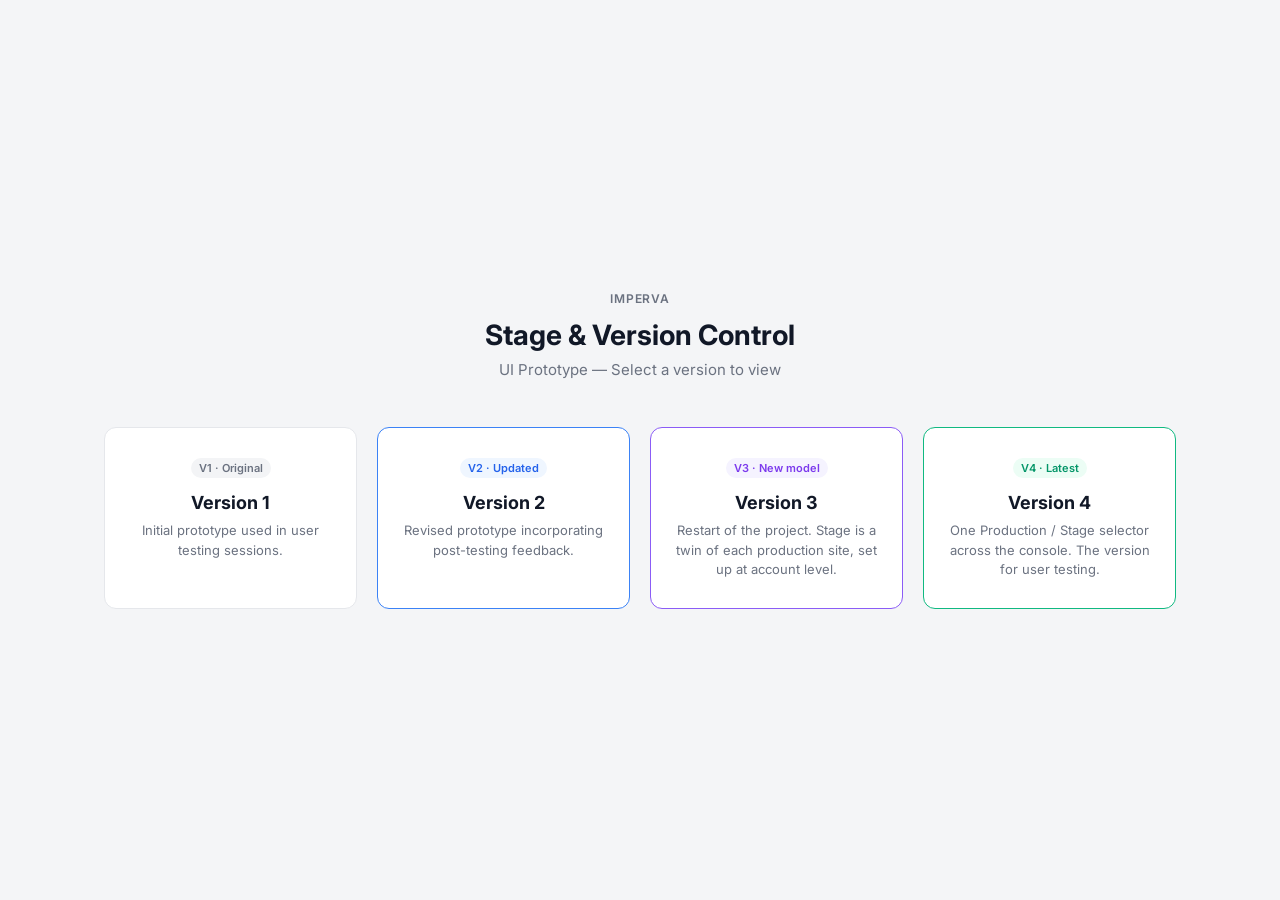
<file: index.html>
<!DOCTYPE html>
<html lang="en">
<head>
  <meta charset="UTF-8">
  <meta name="viewport" content="width=device-width, initial-scale=1.0">
  <title>Imperva Stage & Version Control – Prototype</title>
  <link href="https://fonts.googleapis.com/css2?family=Inter:wght@400;500;600;700&display=swap" rel="stylesheet">
  <style>
    * { box-sizing: border-box; margin: 0; padding: 0; }

    body {
      font-family: 'Inter', sans-serif;
      background: #f4f5f7;
      min-height: 100vh;
      display: flex;
      align-items: center;
      justify-content: center;
    }

    .container {
      text-align: center;
      max-width: 1120px;
      padding: 48px 24px;
    }

    .label {
      font-size: 12px;
      font-weight: 600;
      letter-spacing: 0.08em;
      text-transform: uppercase;
      color: #6b7280;
      margin-bottom: 12px;
    }

    h1 {
      font-size: 28px;
      font-weight: 700;
      color: #111827;
      margin-bottom: 8px;
    }

    .subtitle {
      font-size: 15px;
      color: #6b7280;
      margin-bottom: 48px;
    }

    .versions {
      display: flex;
      flex-wrap: wrap;
      gap: 20px;
      justify-content: center;
    }

    .version-card {
      flex: 1 1 220px;
      max-width: 260px;
      background: #fff;
      border: 1px solid #e5e7eb;
      border-radius: 12px;
      padding: 28px 24px;
      text-decoration: none;
      color: inherit;
      transition: box-shadow 0.15s, border-color 0.15s;
    }

    .version-card:hover {
      box-shadow: 0 4px 16px rgba(0, 0, 0, 0.08);
      border-color: #d1d5db;
    }

    .version-card.v2 {
      border-color: #3b82f6;
    }

    .version-card.v2:hover {
      border-color: #2563eb;
      box-shadow: 0 4px 16px rgba(59, 130, 246, 0.15);
    }

    .badge {
      display: inline-block;
      font-size: 11px;
      font-weight: 600;
      padding: 3px 8px;
      border-radius: 20px;
      margin-bottom: 14px;
      background: #f3f4f6;
      color: #6b7280;
    }

    .version-card.v2 .badge {
      background: #eff6ff;
      color: #2563eb;
    }

    .version-card.v3 {
      border-color: #8b5cf6;
    }

    .version-card.v3:hover {
      border-color: #7c3aed;
      box-shadow: 0 4px 16px rgba(139, 92, 246, 0.15);
    }

    .version-card.v3 .badge {
      background: #f5f3ff;
      color: #7c3aed;
    }

    .version-card.v4 {
      border-color: #10b981;
    }

    .version-card.v4:hover {
      border-color: #059669;
      box-shadow: 0 4px 16px rgba(16, 185, 129, 0.15);
    }

    .version-card.v4 .badge {
      background: #ecfdf5;
      color: #059669;
    }

    .version-title {
      font-size: 18px;
      font-weight: 700;
      color: #111827;
      margin-bottom: 8px;
    }

    .version-desc {
      font-size: 13px;
      color: #6b7280;
      line-height: 1.5;
    }
  </style>
</head>
<body>
  <div class="container">
    <div class="label">Imperva</div>
    <h1>Stage &amp; Version Control</h1>
    <p class="subtitle">UI Prototype — Select a version to view</p>

    <div class="versions">
      <a href="./v1/" class="version-card">
        <div class="badge">V1 · Original</div>
        <div class="version-title">Version 1</div>
        <p class="version-desc">Initial prototype used in user testing sessions.</p>
      </a>

      <a href="./v2/" class="version-card v2">
        <div class="badge">V2 · Updated</div>
        <div class="version-title">Version 2</div>
        <p class="version-desc">Revised prototype incorporating post-testing feedback.</p>
      </a>

      <a href="./v3/" class="version-card v3">
        <div class="badge">V3 · New model</div>
        <div class="version-title">Version 3</div>
        <p class="version-desc">Restart of the project. Stage is a twin of each production site, set up at account level.</p>
      </a>

      <a href="./v4/" class="version-card v4">
        <div class="badge">V4 · Latest</div>
        <div class="version-title">Version 4</div>
        <p class="version-desc">One Production / Stage selector across the console. The version for user testing.</p>
      </a>
    </div>
  </div>
</body>
</html>
</file>
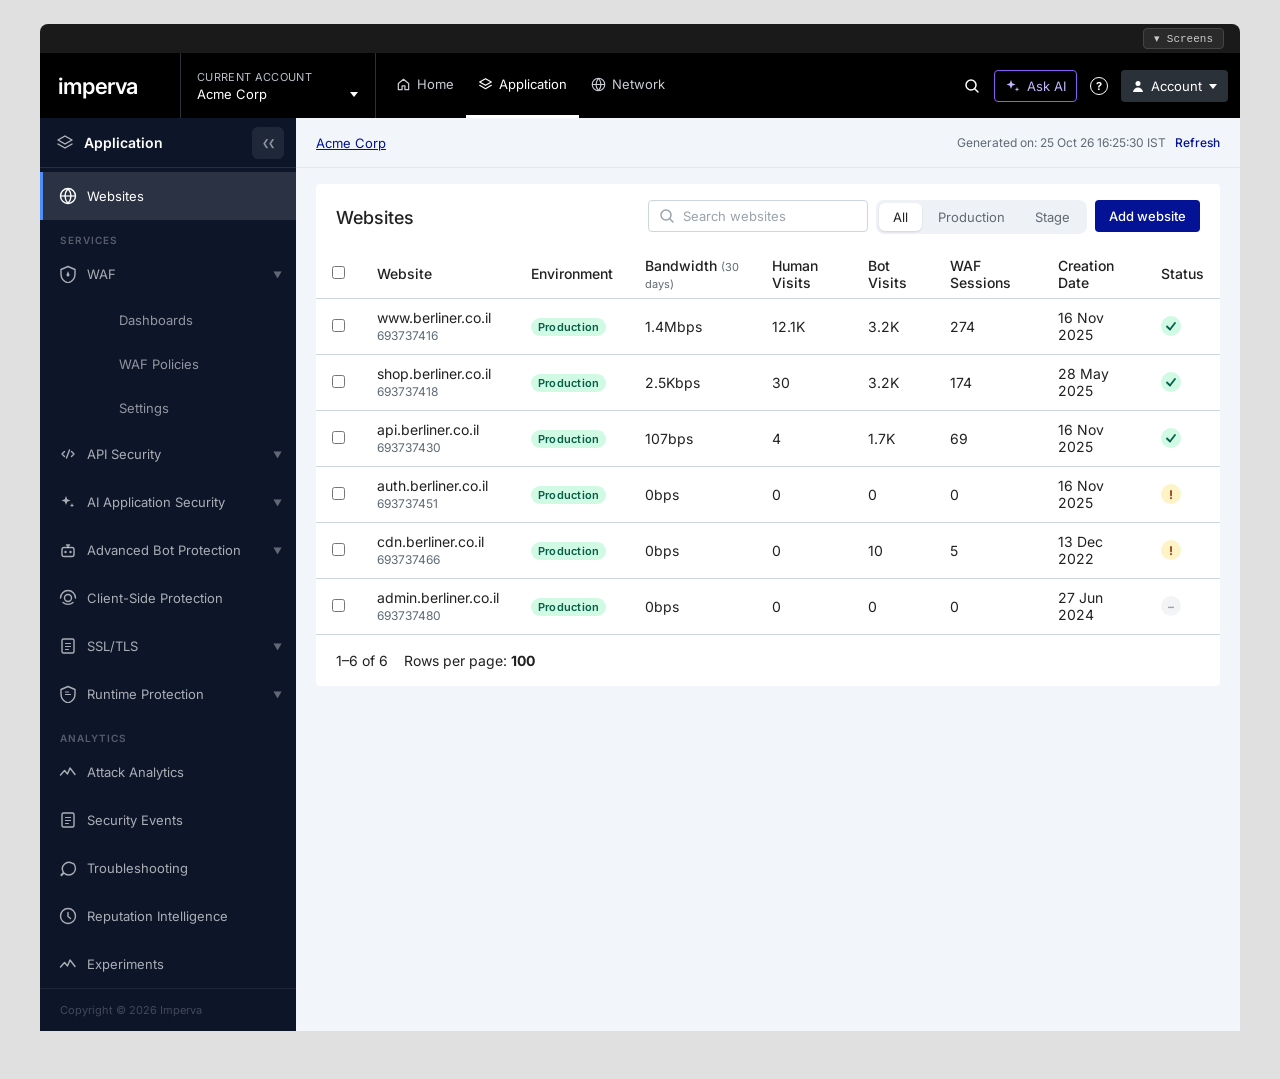
<file: v3/index.html>
<!DOCTYPE html>
<html lang="en">
<head>
  <meta charset="UTF-8" />
  <meta name="viewport" content="width=device-width, initial-scale=1.0" />
  <title>Imperva - Staging v3 Prototype</title>
  <link rel="stylesheet" href="style.css" />
</head>
<body>

<!-- ── PROTOTYPE NAV (not part of the product) ── -->
<nav class="proto-nav collapsed">
  <span>Screens:</span>
  <button data-screen="s02"     onclick="protoGo(null,'s02')">Websites</button>
  <button data-screen="s01"     onclick="protoGo(null,'s01')">Stage configuration</button>
  <button data-screen="s05_0"   onclick="protoGo(null,'s05_0')">Account · Dashboards</button>
  <button                       onclick="protoGo('berliner','s05_1')">Prod · Dashboards</button>
  <button                       onclick="protoGo('berliner','s03')">Prod · Rules</button>
  <button                       onclick="protoGo('stg-berliner','s05_1')">Stage · Dashboards</button>
  <button                       onclick="protoGo('stg-berliner','s05_1_1')">Stage · Rules</button>
  <button data-screen="s05_3"   onclick="protoGo(null,'s05_3')">Security Events</button>
  <button                       onclick="siteById('stg-berliner') ? openReview('stg-berliner') : toast('No staging site in this demo state. Use “Full demo (stage configured)”.')">Review and promote</button>
  <span>|</span>
  <button onclick="markReady()">Mark sites ready</button>
  <button id="pt-prod" class="pt-toggle" onclick="toggleProdChanged()">Production changed</button>
  <button id="pt-role" class="pt-toggle" onclick="toggleRole()">Role: admin</button>
  <button onclick="resetDemo(false)">Reset demo (stage not configured)</button>
  <button onclick="resetDemo(true)">Full demo (stage configured)</button>
  <button id="proto-collapse-btn" onclick="toggleProtoNav()">▾ Screens</button>
</nav>

<!-- Every screen gets the same shell (top nav, sidebar, breadcrumb, body) from buildShells() in app.js -->
<div id="s02"     class="screen"></div><!-- Websites (all sites, production + stage) -->
<div id="s01"     class="screen"></div><!-- Account Management → Stage configuration -->
<div id="s05_0"   class="screen"></div><!-- Account level → WAF Dashboards (site selector includes staging sites) -->
<div id="s05_1"   class="screen"></div><!-- Site → Dashboards -->
<div id="s03"     class="screen"></div><!-- Production site → Security Rules (locked) -->
<div id="s05_1_1" class="screen"></div><!-- Staging site → Security Rules -->
<div id="s05_3"   class="screen"></div><!-- Account level → Security Events (site selector) -->

<div id="modal" class="modal-overlay"></div>
<div id="notify" class="notify-stack"></div>

<script src="app.js"></script>
</body>
</html>
</file>
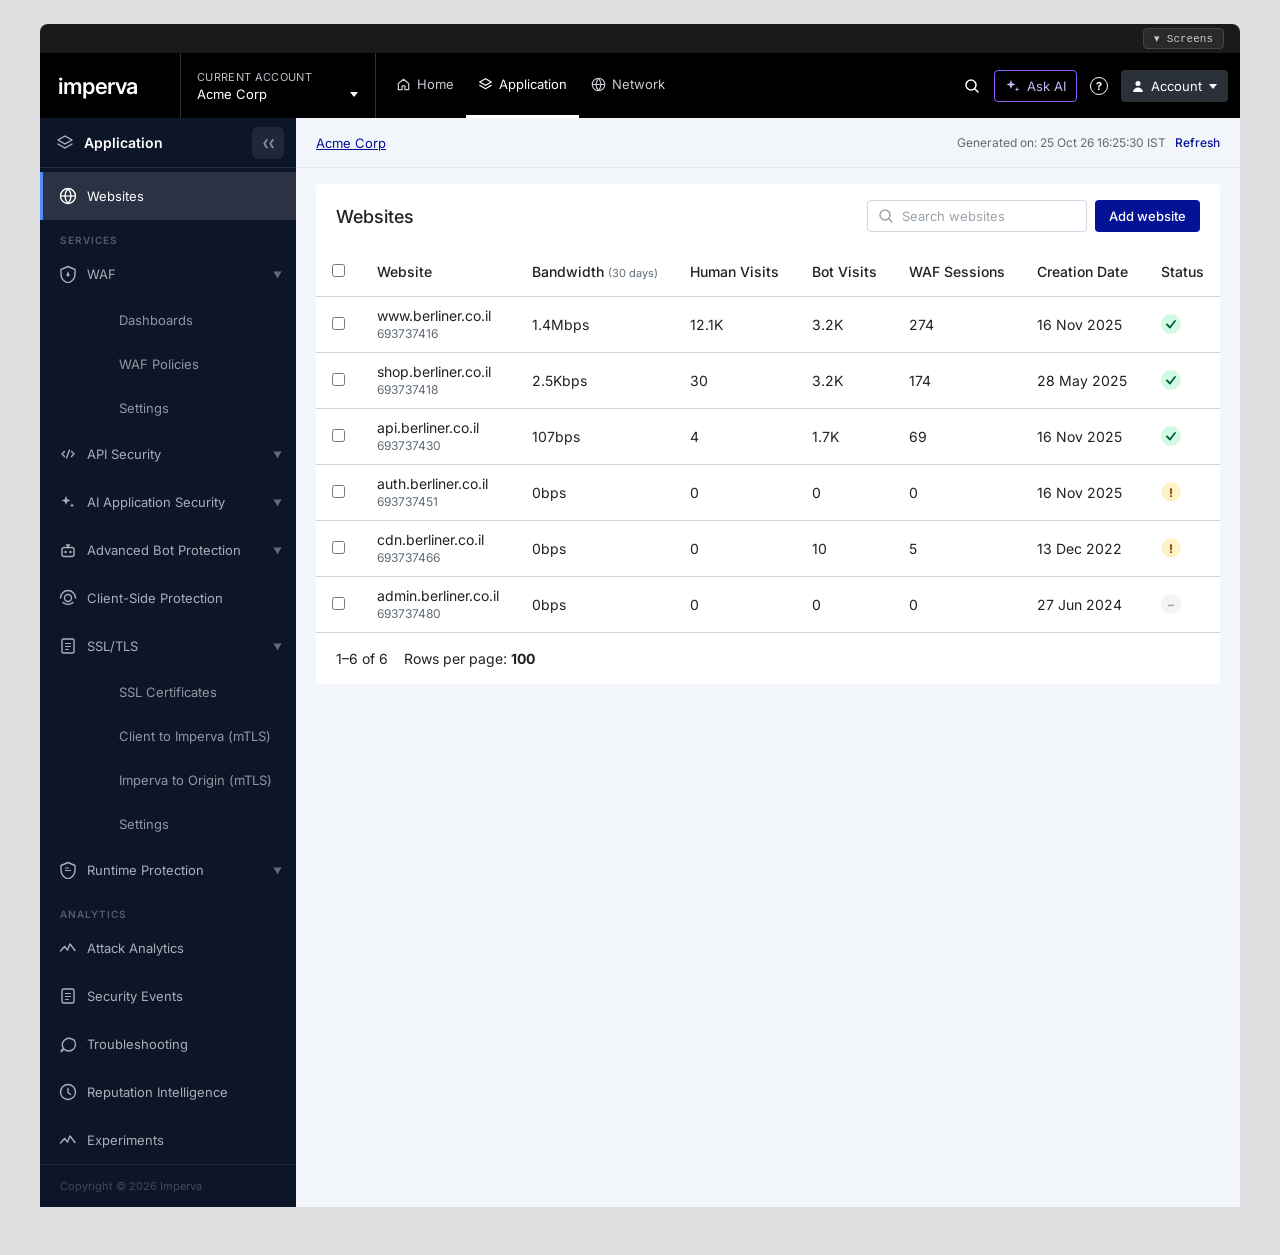
<file: v4/index.html>
<!DOCTYPE html>
<html lang="en">
<head>
  <meta charset="UTF-8" />
  <meta name="viewport" content="width=device-width, initial-scale=1.0" />
  <title>Imperva - Staging v4 Prototype</title>
  <link rel="stylesheet" href="style.css" />
</head>
<body>

<!-- ── PROTOTYPE NAV (not part of the product) ── -->
<nav class="proto-nav collapsed">
  <span>Screens:</span>
  <button data-screen="s02"     onclick="protoGo(null,'s02')">Websites</button>
  <button data-screen="s01"     onclick="protoGo(null,'s01')">Stage configuration</button>
  <button data-screen="s05_0"   onclick="protoGo(null,'s05_0')">Dashboards</button>
  <button                       onclick="protoGo('berliner','s05_1')">Prod · Dashboards</button>
  <button                       onclick="protoGo('berliner','s03')">Prod · Rules</button>
  <button                       onclick="protoGo('stg-berliner','s05_1')">Stage · Dashboards</button>
  <button                       onclick="protoGo('stg-berliner','s05_1_1')">Stage · Rules</button>
  <button data-screen="s05_3"   onclick="protoGo(null,'s05_3')">Security Events</button>
  <button data-screen="s06"     onclick="protoGo(null,'s06')">Audit Trail</button>
  <button data-screen="s07"     onclick="protoGo(null,'s07')">SSL Certificates</button>
  <button data-screen="s08"     onclick="protoGo(null,'s08')">Log Levels</button>
  <button                       onclick="siteById('stg-berliner') ? openReview('stg-berliner') : toast('No staging site in this demo state. Use “Full demo (stage configured)”.')">Review and promote</button>
  <span>|</span>
  <button id="pt-env" class="pt-toggle" onclick="protoToggleEnv()">Env: Production</button>
  <button onclick="markReady()">Mark sites ready</button>
  <button id="pt-prod" class="pt-toggle" onclick="toggleProdChanged()">Production changed</button>
  <button id="pt-role" class="pt-toggle" onclick="toggleRole()">Role: admin</button>
  <button onclick="resetDemo(false)">Reset demo (stage not configured)</button>
  <button onclick="resetDemo(true)">Full demo (stage configured)</button>
  <button id="proto-collapse-btn" onclick="toggleProtoNav()">▾ Screens</button>
</nav>

<!-- Every screen gets the same shell (top nav, sidebar, breadcrumb, body) from buildShells() in app.js -->
<div id="s02"     class="screen"></div><!-- Websites (sites in the selected environment) -->
<div id="s01"     class="screen"></div><!-- Account Management → Stage configuration -->
<div id="s05_0"   class="screen"></div><!-- Account level → WAF Dashboards (sites in the selected environment) -->
<div id="s05_1"   class="screen"></div><!-- Site → Dashboards -->
<div id="s03"     class="screen"></div><!-- Production site → Security Rules (locked) -->
<div id="s05_1_1" class="screen"></div><!-- Staging site → Security Rules -->
<div id="s05_3"   class="screen"></div><!-- Account level → Security Events (sites in the selected environment) -->
<div id="s06"     class="screen"></div><!-- Account Management → Audit Trail (actions in the selected environment) -->
<div id="s07"     class="screen"></div><!-- Application → SSL/TLS → SSL Certificates (mixed: all sites, env selector locked) -->
<div id="s08"     class="screen"></div><!-- Account Management → SIEM Logs → Website Log Levels (mixed: all sites, env selector locked) -->

<div id="modal" class="modal-overlay"></div>
<div id="notify" class="notify-stack"></div>

<script src="app.js"></script>
</body>
</html>
</file>
<file: v3/style.css>
@import url('https://fonts.googleapis.com/css2?family=Inter:wght@400;500;600&display=swap');

/* ─── RESET & BASE ─────────────────────────────── */
*, *::before, *::after { box-sizing: border-box; margin: 0; padding: 0; }

body {
  font-family: 'Inter', sans-serif;
  background: #e0e0e0;
  min-height: 100vh;
  display: flex;
  flex-direction: column;
  align-items: center;
  padding: 24px 0 48px;
}

/* ─── PROTOTYPE SHELL ───────────────────────────── */
.proto-nav {
  width: 1200px;
  background: #1a1a1a;
  border-radius: 8px 8px 0 0;
  padding: 8px 16px;
  display: flex;
  align-items: center;
  gap: 8px;
  flex-wrap: wrap;
}
.proto-nav span { color: #888; font-size: 11px; font-family: monospace; }
.proto-nav button {
  background: #2a2a2a;
  border: 1px solid #444;
  color: #ccc;
  font-size: 11px;
  font-family: monospace;
  padding: 3px 10px;
  border-radius: 4px;
  cursor: pointer;
  transition: background 0.15s;
}
.proto-nav button:hover { background: #3a3a3a; }
.proto-nav button.active { background: #041295; border-color: #041295; color: #fff; }
.proto-nav.collapsed { padding: 4px 16px; gap: 0; }
.proto-nav.collapsed button:not(#proto-collapse-btn) { display: none; }
.proto-nav.collapsed span { display: none; }
#proto-collapse-btn { margin-left: auto; }

/* ─── SCREEN WRAPPER ────────────────────────────── */
.screen {
  width: 1200px;
  background: #F2F6FB;
  display: none;
  position: relative;
  overflow: hidden;
}
.screen.active { display: block; }

/* ─── TOP NAV ───────────────────────────────────── */
.top-nav {
  width: 1200px;
  height: 65px;
  display: flex;
  align-items: center;
  padding: 0 20px;
  flex-shrink: 0;
}
.top-nav.black  { background: #000; }
.top-nav.dark   { background: #212121; }

.nav-logo {
  display: flex;
  align-items: center;
  gap: 0;
}
.nav-logo svg { height: 22px; fill: #f5f5f5; }

.nav-divider {
  width: 1px;
  height: 29px;
  background: #43494F;
  margin: 0 14px;
}
.nav-divider-light {
  width: 1px;
  height: 29px;
  background: #808B95;
  margin: 0 12px;
}

.nav-version-badge {
  display: flex;
  flex-direction: column;
  line-height: 1.3;
}
.nav-version-badge .version-id { font-size: 12px; font-weight: 600; color: #fff; }
.nav-version-badge .version-stage { font-size: 12px; font-weight: 600; color: #fff; opacity: 0.85; }

.nav-kebob {
  width: 32px; height: 32px;
  border: 1px solid #CBD6E0;
  border-radius: 4px;
  display: flex; align-items: center; justify-content: center;
  cursor: pointer; margin-left: 8px;
  position: relative;
  background: transparent;
}
.nav-kebob span { display: block; width: 4px; height: 4px; background: #285AE6; border-radius: 50%; margin: 2px 0; }

.nav-spacer { flex: 1; }

.nav-items {
  display: flex;
  align-items: center;
  gap: 24px;
  margin-right: 8px;
}
.nav-item {
  font-size: 14px; font-weight: 600; color: #fff;
  display: flex; align-items: center; gap: 6px;
  cursor: pointer;
}
.nav-item.orange { color: #E67E22; }

.nav-account {
  display: flex;
  align-items: center;
  gap: 16px;
}
.nav-account-btn {
  display: flex; align-items: center; gap: 6px;
  background: rgba(255,255,255,0.08);
  border: 1px solid rgba(255,255,255,0.15);
  border-radius: 8px;
  padding: 6px 12px;
  cursor: pointer;
}
.nav-account-btn span { font-size: 14px; font-weight: 600; color: #fff; }
.nav-account-btn .caret { font-size: 10px; color: #fff; margin-left: 2px; }

.nav-admin-btn {
  display: flex; align-items: center; gap: 6px;
  cursor: pointer;
}
.nav-admin-btn span { font-size: 14px; font-weight: 600; color: #E67E22; }
.nav-admin-btn .caret { font-size: 10px; color: #E67E22; }

/* Dropdown menu */
.nav-dropdown {
  position: absolute;
  top: 100%;
  left: 0;
  background: #fff;
  border: 1px solid #CBD6E0;
  border-radius: 4px;
  width: 260px;
  z-index: 100;
  box-shadow: 0 4px 12px rgba(0,0,0,0.1);
}
.nav-dropdown .dd-header {
  padding: 8px 12px 4px;
  font-size: 12px; color: #606A73;
}
.nav-dropdown .dd-item {
  padding: 9px 12px;
  font-size: 14px; color: #212121;
  cursor: pointer;
  display: flex; align-items: center; gap: 8px;
  letter-spacing: 0.25px;
}
.nav-dropdown .dd-item:hover { background: #F2F6FB; }
.nav-dropdown .dd-item.selected { background: #F2F6FB; }
.nav-dropdown .dd-item .dd-check { color: #606A73; font-size: 12px; }

/* ─── PAGE LAYOUT ───────────────────────────────── */
.page-body {
  display: flex;
  height: calc(100% - 65px);
}

/* ─── LEFT SIDEBAR ──────────────────────────────── */
.sidebar {
  width: 256px;
  min-height: 735px;
  background: #0D1629;
  flex-shrink: 0;
  padding: 0;
  display: flex;
  flex-direction: column;
  overflow: visible;
  position: relative;
  z-index: 10;
}

/* Header row */
.sidebar-header {
  display: flex;
  align-items: center;
  gap: 8px;
  padding: 0 12px 0 16px;
  height: 50px;
  border-bottom: 1px solid rgba(255,255,255,0.1);
  flex-shrink: 0;
}
.sidebar-header-icon {
  width: 20px; height: 20px; flex-shrink: 0;
  display: flex; align-items: center; color: rgba(255,255,255,0.7);
}
.sidebar-header-title {
  font-size: 14px; font-weight: 600; color: #fff; flex: 1;
}
.sidebar-collapse-btn {
  width: 32px; height: 32px; flex-shrink: 0;
  background: rgba(255,255,255,0.08); border: none; border-radius: 6px;
  color: rgba(255,255,255,0.5); font-size: 9px; cursor: pointer;
  display: flex; align-items: center; justify-content: center;
  letter-spacing: -2px;
}
.sidebar-collapse-btn:hover { background: rgba(255,255,255,0.14); }

/* Nav list */
.sidebar-nav {
  display: flex;
  flex-direction: column;
  flex: 1;
  overflow-y: auto;
  padding-top: 4px;
}

/* Section labels (SERVICES, ANALYTICS) */
.sidebar-section-label {
  font-size: 10px; font-weight: 600; letter-spacing: 0.1em;
  text-transform: uppercase; color: rgba(255,255,255,0.3);
  padding: 14px 20px 4px;
}

/* Nav items */
.sidebar-nav-item {
  display: flex;
  align-items: center;
  gap: 10px;
  padding: 0 14px 0 16px;
  height: 48px;
  font-size: 13px;
  font-family: 'Inter', sans-serif;
  color: rgba(255,255,255,0.65);
  cursor: pointer;
  border-left: 3px solid transparent;
  transition: background 0.12s, color 0.12s;
  user-select: none;
  position: relative;
}
.sidebar-nav-item:hover {
  background: rgba(255,255,255,0.07);
  color: rgba(255,255,255,0.9);
}
.sidebar-nav-item.active {
  background: rgba(255,255,255,0.12);
  color: #fff;
  border-left-color: #4F8EF7;
}
.sidebar-nav-item.sub-item {
  height: 44px;
  padding-left: 48px;
  font-size: 13px;
  color: rgba(255,255,255,0.55);
}
.sidebar-nav-item.sub-item.active {
  color: #fff;
  background: rgba(255,255,255,0.12);
  border-left-color: #4F8EF7;
}
.sidebar-nav-item.disabled {
  color: rgba(255,255,255,0.3);
  cursor: not-allowed;
}
.sidebar-nav-item.disabled:hover {
  background: transparent;
  color: rgba(255,255,255,0.3);
}
.sidebar-nav-item.disabled::after {
  content: "This feature is disabled in stage";
  position: absolute;
  left: calc(100% + 8px);
  top: 50%;
  transform: translateY(-50%);
  background: #1E2D45;
  color: rgba(255,255,255,0.9);
  font-size: 11px;
  font-weight: 400;
  padding: 6px 10px;
  border-radius: 5px;
  white-space: nowrap;
  pointer-events: none;
  opacity: 0;
  transition: opacity 0.15s;
  z-index: 200;
  box-shadow: 0 2px 12px rgba(0,0,0,0.4);
  border: 1px solid rgba(255,255,255,0.1);
}
.sidebar-nav-item.disabled:hover::after { opacity: 1; }

.sidebar-nav-icon {
  width: 18px; height: 18px; flex-shrink: 0;
  display: flex; align-items: center; justify-content: center;
}
.sidebar-nav-label { flex: 1; }
.sidebar-chevron {
  font-size: 9px;
  color: rgba(255,255,255,0.35);
  margin-left: auto;
  flex-shrink: 0;
}

/* Footer */
.sidebar-footer {
  padding: 14px 20px;
  font-size: 11px;
  color: rgba(255,255,255,0.22);
  border-top: 1px solid rgba(255,255,255,0.07);
  flex-shrink: 0;
}

/* ─── PAGE CONTENT ──────────────────────────────── */
.page-content {
  flex: 1;
  min-height: 735px;
  background: #F2F6FB;
  display: flex;
  flex-direction: column;
}

.right-panel {
  width: 256px;
  min-height: 735px;
  background: #fff;
  border-left: 1px solid #CBD6E0;
  flex-shrink: 0;
}

/* ─── BREADCRUMB + PAGE HEADER ──────────────────── */
.breadcrumb-bar {
  height: 50px;
  background: #F2F6FB;
  border-bottom: 1px solid #CBD6E0;
  display: flex;
  align-items: center;
  padding: 0 20px;
  gap: 4px;
}
.breadcrumb-bar a { font-size: 12px; color: #041295; text-decoration: none; }
.breadcrumb-bar .sep { font-size: 14px; color: #212121; letter-spacing: 0.16px; }
.breadcrumb-bar .current { font-size: 12px; color: #212121; }
.breadcrumb-bar .timestamp { margin-left: auto; font-size: 12px; color: #606A73; }

.page-header {
  padding: 16px 20px;
  background: #F2F6FB;
  display: flex;
  align-items: flex-start;
  gap: 12px;
}
.page-header-left { flex: 1; }
.page-header .back-btn {
  display: inline-flex; align-items: center; gap: 6px;
  font-size: 14px; font-weight: 500; color: #041295;
  background: none; border: none; cursor: pointer;
  margin-bottom: 8px; padding: 0;
}
.page-title { font-size: 20px; font-weight: 500; color: #212121; margin-bottom: 4px; }
.page-desc { font-size: 12px; color: #606A73; }
.learn-more { font-size: 12px; color: #041295; letter-spacing: 0.4px; text-decoration: none; }
.page-header-actions { display: flex; gap: 8px; align-items: center; margin-top: 8px; }

/* ─── BUTTONS ───────────────────────────────────── */
.btn {
  display: inline-flex; align-items: center; gap: 6px;
  border: none; cursor: pointer;
  font-family: 'Inter', sans-serif; font-size: 14px; font-weight: 500;
  border-radius: 4px; transition: opacity 0.15s;
}
.btn:hover { opacity: 0.88; }

.btn-primary { background: #041295; color: #fff; padding: 9px 20px; height: 40px; }
.btn-primary-sm { background: #041295; color: #fff; width: 32px; height: 32px; justify-content: center; padding: 0; }
.btn-secondary { background: #fff; color: #041295; border: 1px solid #CBD6E0; padding: 9px 20px; height: 40px; }
.btn-ghost { background: transparent; color: #606A73; border: 1px solid #CBD6E0; padding: 6px 12px; height: 32px; }
.btn-ghost-sm { background: transparent; border: 1px solid #CBD6E0; width: 32px; height: 32px; justify-content: center; padding: 0; }
.btn-disabled { background: #808B95; color: #fff; padding: 6px 16px; height: 32px; cursor: not-allowed; }
.btn-danger { background: #DC2626; color: #fff; border: 1px solid #DC2626; padding: 9px 20px; height: 40px; }
.btn-link { background: none; border: none; color: #041295; font-size: 14px; font-weight: 500; padding: 9px 20px; height: 40px; cursor: pointer; }

/* ─── CARD ───────────────────────────────────────── */
.card {
  background: #fff;
  border-radius: 4px;
  border: 1px solid #CBD6E0;
  margin: 16px 20px;
}
.card-header {
  padding: 20px 24px 16px;
  border-bottom: 1px solid #CBD6E0;
  display: flex; align-items: flex-start;
}
.card-header-text { flex: 1; }
.card-title { font-size: 18px; font-weight: 500; color: #212121; }
.card-subtitle { font-size: 12px; color: #606A73; margin-top: 2px; }
.card-close { color: #606A73; font-size: 18px; cursor: pointer; }

.card-section {
  padding: 20px 24px;
  border-bottom: 1px solid #CBD6E0;
}
.card-section:last-child { border-bottom: none; }
.section-title {
  font-size: 14px; font-weight: 600; color: #212121;
  display: flex; align-items: center; gap: 6px;
  margin-bottom: 12px;
}
.section-subtitle { font-size: 12px; color: #606A73; margin-bottom: 12px; }

/* ─── FORM ELEMENTS ─────────────────────────────── */
.form-row { display: flex; gap: 16px; align-items: flex-start; margin-bottom: 12px; }
.form-field { display: flex; flex-direction: column; gap: 4px; }
.form-label { font-size: 12px; color: #212121; }
.form-label .req { color: #DF2427; }
.form-input {
  width: 228px; height: 40px;
  border: 1px solid #808B95; border-radius: 4px;
  padding: 0 12px;
  font-size: 14px; color: #212121;
  font-family: 'Inter', sans-serif;
}
.form-hint { font-size: 12px; color: #606A73; }
.form-link { font-size: 12px; color: #041295; cursor: pointer; }

.checkbox-row {
  display: flex; align-items: center; gap: 8px; margin-bottom: 8px;
}
.checkbox-row input[type=checkbox] { width: 16px; height: 16px; accent-color: #041295; }
.checkbox-row label { font-size: 14px; color: #212121; }

.radio-group { display: flex; flex-direction: column; gap: 8px; }
.radio-option {
  display: flex; align-items: flex-start; gap: 12px;
  padding: 14px 16px;
  border: 1px solid #CBD6E0; border-radius: 8px;
  cursor: pointer;
}
.radio-option.selected { border: 2px solid #041295; }
.radio-option input[type=radio] { margin-top: 2px; accent-color: #041295; }
.radio-label { font-size: 14px; color: #212121; }
.radio-sublabel { font-size: 14px; color: #606A73; letter-spacing: 0.25px; margin-top: 2px; }

/* ─── TABLE ──────────────────────────────────────── */
.table-container {
  background: #fff;
  border-radius: 4px;
  margin: 16px 20px;
  overflow: visible;
}
.table-toolbar {
  padding: 16px 20px;
  display: flex; align-items: center; gap: 8px;
}
.table-title { font-size: 18px; font-weight: 500; color: #212121; }
.table-caption { font-size: 12px; color: #606A73; margin-bottom: 12px; padding: 0 20px; }
.table-actions { display: flex; gap: 8px; }
.table-bulk-bar {
  background: #041295;
  padding: 12px 20px;
  display: flex; align-items: center; gap: 12px;
}
.table-bulk-bar span { font-size: 14px; color: #fff; letter-spacing: 0.25px; }

table { width: 100%; border-collapse: collapse; }
thead tr { border-bottom: 1px solid #CBD6E0; }
thead th {
  height: 48px; padding: 0 16px;
  text-align: left;
  font-size: 14px; font-weight: 500; color: #212121;
}
thead th .th-bar {
  width: 80%; height: 8px;
  background: #606A73; border-radius: 24px; display: block;
}
tbody tr { border-bottom: 1px solid #CBD6E0; }
tbody tr:last-child { border-bottom: none; }
tbody td {
  height: 48px; padding: 0 16px;
  font-size: 14px; color: #212121;
}
tbody td .td-bar {
  width: 75%; height: 8px;
  background: #D9DFE4; border-radius: 24px; display: block;
}
tbody td .td-real { font-size: 14px; color: #212121; }
tbody td .td-sub { font-size: 12px; color: #606A73; }

.table-pagination {
  height: 52px;
  border-top: 1px solid #CBD6E0;
  display: flex; align-items: center;
  padding: 0 20px; gap: 16px;
}
.table-pagination span { font-size: 14px; color: #212121; }
.table-pagination .page-nums { display: flex; gap: 4px; margin-left: auto; }
.table-pagination .page-nums span {
  width: 28px; height: 28px;
  display: inline-flex; align-items: center; justify-content: center;
  border-radius: 4px; cursor: pointer; font-size: 14px; color: #161616;
}
.table-pagination .page-nums span.current-page { background: #F2F6FB; }

/* ─── TOOLTIP ────────────────────────────────────── */
.tooltip-wrap { position: relative; display: inline-block; }
.tooltip-box {
  position: absolute;
  left: calc(100% + 12px);
  top: 50%;
  transform: translateY(-50%);
  background: #212121;
  color: #fff;
  border-radius: 4px;
  padding: 10px 14px;
  width: 250px;
  font-size: 14px;
  pointer-events: none;
  z-index: 50;
}
.tooltip-box::before {
  content: '';
  position: absolute;
  left: -8px; top: 50%;
  transform: translateY(-50%);
  border: 8px solid transparent;
  border-right-color: #212121;
  border-left: 0;
}
.tooltip-box .tt-link { color: #7DA8FF; font-weight: 500; font-size: 14px; }

/* ─── CLICKABLE TABLE ROW ────────────────────────── */
tr.row-clickable { cursor: pointer; }
tr.row-clickable:hover { background: #F2F6FB !important; }

/* ─── SIDEBAR BAR TOOLTIP ────────────────────────── */
.sidebar-bar.has-tooltip { cursor: not-allowed; position: relative; }
.sidebar-bar.has-tooltip::after {
  content: attr(data-tooltip);
  position: absolute;
  left: calc(100% + 12px);
  top: 50%;
  transform: translateY(-50%);
  background: #212121;
  color: #fff;
  font-size: 12px;
  font-family: 'Inter', sans-serif;
  white-space: nowrap;
  padding: 6px 10px;
  border-radius: 4px;
  pointer-events: none;
  opacity: 0;
  transition: opacity 0.15s;
  z-index: 200;
}
.sidebar-bar.has-tooltip::before {
  content: '';
  position: absolute;
  left: calc(100% + 4px);
  top: 50%;
  transform: translateY(-50%);
  border: 4px solid transparent;
  border-right-color: #212121;
  opacity: 0;
  transition: opacity 0.15s;
  z-index: 200;
}
.sidebar-bar.has-tooltip:hover::after,
.sidebar-bar.has-tooltip:hover::before { opacity: 1; }

/* ─── STAGED BADGE (A6) ──────────────────────────── */
.staged-badge {
  display: inline-block;
  padding: 1px 7px;
  border-radius: 10px;
  font-size: 11px; font-weight: 600;
  background: #E0E7FF; color: #4338CA;
  margin-left: 6px; vertical-align: middle;
}

/* ─── SCREEN 05 PAGE CONTENT ─────────────────────── */
.page-content-inner {
  padding: 20px;
  flex: 1;
}
.page-content-title {
  font-size: 18px; font-weight: 500; color: #000;
  margin-bottom: 16px;
}
.content-placeholder {
  background: #fff;
  border-radius: 4px;
  border: 1px solid #CBD6E0;
  height: 500px;
  display: flex; align-items: center; justify-content: center;
}
.stats-grid {
  display: grid; grid-template-columns: repeat(3, 1fr); gap: 16px;
  margin-bottom: 20px;
}
.stat-card {
  background: #fff;
  border-radius: 4px;
  border: 1px solid #CBD6E0;
  padding: 20px;
}
.stat-label { font-size: 14px; font-weight: 600; color: #212121; margin-bottom: 4px; }
.stat-value { font-size: 24px; font-weight: 600; color: #041295; }
.stat-sub { font-size: 12px; color: #606A73; margin-top: 4px; }

/* ─── DIFF OVERLAY ───────────────────────────────── */
.diff-overlay {
  display: none;
  flex-direction: column;
  background: #fff;
}
.screen.active.diff-overlay { display: flex; height: 860px; overflow: hidden; }
.diff-badge {
  display: inline-flex; align-items: center; gap: 6px;
  padding: 4px 10px; border-radius: 12px;
  font-size: 12px; font-weight: 600;
}
.diff-badge.prod { background: #1a3a1a; color: #4ADE80; }
.diff-badge.stage { background: #041295; color: #93C5FD; }
.diff-arrow { color: #808B95; font-size: 16px; }

.diff-body {
  display: flex;
  flex: 1;
  min-height: 0;
  overflow: hidden;
}

.diff-main {
  flex: 1;
  background: #F2F6FB;
  overflow-y: auto;
  height: 100%;
  padding: 20px;
}

.diff-change-count {
  font-size: 12px; color: #606A73;
  background: #F2F6FB;
  padding: 2px 8px; border-radius: 10px;
}

/* ─── VERSION HISTORY ────────────────────────────── */
.vh-row-actions {
  display: flex; gap: 6px; align-items: center; position: relative; z-index: 10;
}
.nav-dropdown.row-menu { z-index: 300; }
.version-tag {
  display: inline-block;
  padding: 2px 8px;
  border-radius: 12px;
  font-size: 11px; font-weight: 600;
}
.version-tag.current { background: #DBEAFE; color: #1D4ED8; }
.version-tag.staged { background: #E0E7FF; color: #4338CA; }
.version-tag.prod { background: #D1FAE5; color: #065F46; }

/* ─── PROMOTE MODAL ──────────────────────────────── */
.changes-summary {
  background: #fff;
  border-radius: 4px;
  border: 1px solid #CBD6E0;
  margin: 16px 20px;
  overflow: hidden;
}
.changes-summary-header {
  padding: 16px 20px;
  background: #F8F9FB;
  border-bottom: 1px solid #CBD6E0;
  display: flex; align-items: center; gap: 12px;
}
.pending-count {
  background: #041295;
  color: #fff;
  font-size: 12px; font-weight: 600;
  padding: 3px 10px; border-radius: 12px;
}

/* ─── RULES PAGE (05.1.1) ────────────────────────── */
.rules-page {
  background: #F2F6FB;
  flex: 1;
  display: flex;
  flex-direction: column;
}

.rules-tabs {
  display: flex;
  border-bottom: 2px solid #CBD6E0;
  background: #fff;
  padding: 0 20px;
  width: 100%;
}
.rules-tab {
  background: none;
  border: none;
  border-bottom: 2px solid transparent;
  margin-bottom: -2px;
  padding: 14px 16px;
  font-size: 13px;
  font-weight: 500;
  color: #606A73;
  cursor: pointer;
  white-space: nowrap;
  font-family: 'Inter', sans-serif;
  transition: color 0.15s, border-color 0.15s;
}
.rules-tab:hover { color: #212121; }
.rules-tab.active {
  color: #041295;
  border-bottom-color: #041295;
  font-weight: 600;
}

.rules-toolbar {
  display: flex;
  align-items: center;
  justify-content: flex-end;
  padding: 12px 20px;
  gap: 8px;
  background: #fff;
  border-bottom: 1px solid #CBD6E0;
}
.rules-filter {
  display: flex;
  align-items: center;
  gap: 8px;
  border: 1px solid #CBD6E0;
  border-radius: 4px;
  padding: 0 10px;
  height: 36px;
  background: #fff;
}
.rules-filter input {
  border: none;
  outline: none;
  font-size: 13px;
  color: #212121;
  font-family: 'Inter', sans-serif;
  width: 180px;
  background: transparent;
}
.rules-filter input::placeholder { color: #808B95; }
.rules-icon-btn {
  width: 36px; height: 36px;
  border: 1px solid #CBD6E0;
  border-radius: 4px;
  background: #fff;
  display: flex; align-items: center; justify-content: center;
  cursor: pointer;
}
.rules-icon-btn:hover { background: #F2F6FB; }

.rules-table {
  width: 100%;
  border-collapse: collapse;
  background: #fff;
}
.rules-table thead tr {
  border-bottom: 1px solid #CBD6E0;
  background: #fff;
}
.rules-table thead th {
  padding: 12px 16px;
  text-align: left;
  font-size: 13px;
  font-weight: 600;
  color: #212121;
  white-space: nowrap;
}
.rules-table tbody tr {
  border-bottom: 1px solid #CBD6E0;
}
.rules-table tbody td {
  padding: 12px 16px;
  font-size: 13px;
  color: #212121;
  vertical-align: middle;
}
.rules-group-row td {
  background: #F8F9FB;
  color: #606A73;
  font-size: 12px;
  font-weight: 600;
  padding: 8px 16px !important;
  text-transform: none;
  letter-spacing: 0;
}
.rules-name {
  font-size: 13px;
  color: #212121;
  line-height: 1.5;
}
.rules-desc {
  font-size: 13px;
  color: #212121;
  line-height: 1.5;
  max-width: 320px;
}
.rules-status {
  display: inline-flex;
  align-items: center;
  gap: 5px;
  font-size: 13px;
  font-weight: 500;
}
.rules-status.enabled { color: #166534; }
.rules-status.modified { color: #92400E; }

/* Policy type badges */
.pol-badge {
  display: inline-block;
  padding: 2px 8px;
  border-radius: 4px;
  font-size: 11px;
  font-weight: 600;
  white-space: nowrap;
}
.pol-badge.waf-rule  { background: #DBEAFE; color: #1D4ED8; }
.pol-badge.acl-badge { background: #D1FAE5; color: #065F46; }
.pol-badge.allowlist { background: #FEF3C7; color: #92400E; }

/* ─── ATTACK ANALYTICS GRID (05.3) ──────────────── */
.analytics-grid {
  display: grid;
  grid-template-columns: repeat(3, 1fr);
  gap: 16px;
  margin-top: 4px;
}
.analytics-card {
  background: #fff;
  border-radius: 4px;
  border: 1px solid #CBD6E0;
  box-shadow: 0 1px 4px rgba(0,0,0,0.06);
  overflow: hidden;
  display: flex;
  flex-direction: column;
}
.analytics-card-header {
  height: 44px;
  border-bottom: 1px solid #EDF0F3;
  flex-shrink: 0;
}
.analytics-card-body {
  flex: 1;
  min-height: 200px;
}
.rules-action-btn {
  background: none;
  border: none;
  color: #606A73;
  font-size: 16px;
  cursor: pointer;
  padding: 4px 6px;
  border-radius: 4px;
}
.rules-action-btn:hover { background: #F2F6FB; color: #212121; }

.rules-pagination {
  display: flex;
  align-items: center;
  padding: 12px 20px;
  border-top: 1px solid #CBD6E0;
  background: #fff;
  font-size: 13px;
  color: #212121;
}
.rules-page-select {
  border: 1px solid #CBD6E0;
  border-radius: 4px;
  padding: 2px 6px;
  font-size: 13px;
  font-family: 'Inter', sans-serif;
  color: #212121;
  cursor: pointer;
}
.rules-page-nums {
  display: flex;
  align-items: center;
  gap: 2px;
  margin-left: auto;
}
.rules-pg-btn {
  background: none;
  border: 1px solid #CBD6E0;
  border-radius: 4px;
  width: 30px; height: 30px;
  display: inline-flex; align-items: center; justify-content: center;
  font-size: 12px; color: #606A73;
  cursor: pointer;
  font-family: 'Inter', sans-serif;
}
.rules-pg-btn:hover { background: #F2F6FB; color: #212121; }
.rules-pg-btn.active { background: #F2F6FB; color: #041295; font-weight: 600; border-color: #CBD6E0; }

/* ─── UNSAVED CHANGES INDICATOR ───────────────────── */
.unsaved-chip {
  display: inline-flex; align-items: center; gap: 6px;
  background: #FEF3C7;
  border: 1px solid #FCD34D;
  border-radius: 4px;
  padding: 4px 10px;
  font-size: 12px; color: #92400E;
}

/* ─── SCREEN TRANSITION HINT ─────────────────────── */
.click-hint {
  position: absolute;
  bottom: 16px;
  right: 16px;
  background: rgba(0,0,0,0.6);
  color: #fff;
  font-size: 11px;
  padding: 6px 12px;
  border-radius: 20px;
  pointer-events: none;
  z-index: 200;
}

/* ════════════════════════════════════════════════
   REDESIGNED DIFF (s07r) — design exploration
════════════════════════════════════════════════ */

/* Stats bar */
.r-stats-bar {
  background: #1a1a2e;
  padding: 10px 24px;
  display: flex; align-items: center; gap: 14px;
  border-bottom: 1px solid #2a2a42;
}
.r-badge {
  display: inline-flex; align-items: center; gap: 4px;
  padding: 3px 10px; border-radius: 5px;
  font-size: 11px; font-weight: 700; letter-spacing: 0.3px;
}
.r-badge-add { background: #14532D; color: #4ADE80; }
.r-badge-mod { background: #78350F; color: #FCD34D; }
.r-badge-del { background: #7F1D1D; color: #F87171; }

/* Filter bar */
.r-filter-bar {
  background: #fff;
  padding: 9px 20px;
  border-bottom: 1px solid #E5E7EB;
  display: flex; align-items: center; gap: 16px;
  flex-shrink: 0;
}
.r-filter-chips { display: flex; gap: 6px; align-items: center; }
.r-chip {
  padding: 4px 11px; border-radius: 14px;
  font-size: 12px; font-weight: 600;
  border: 1.5px solid #D1D5DB;
  background: #fff; cursor: pointer;
  font-family: 'Inter', sans-serif;
  transition: all 0.12s;
  color: #6B7280;
}
.r-chip:hover { background: #F9FAFB; border-color: #9CA3AF; color: #374151; }
.r-chip-all.active  { background: #EEF2FF; border-color: #041295; color: #041295; }
.r-chip-add.active  { background: #F0FDF4; border-color: #16A34A; color: #16A34A; }
.r-chip-mod.active  { background: #FFFBEB; border-color: #D97706; color: #D97706; }
.r-chip-del.active  { background: #FEF2F2; border-color: #DC2626; color: #DC2626; }
.r-search {
  display: flex; align-items: center; gap: 8px;
  border: 1px solid #D1D5DB; border-radius: 6px;
  padding: 0 10px; height: 32px; background: #fff;
  margin-left: auto;
}
.r-search input {
  border: none; outline: none;
  font-size: 13px; color: #212121;
  font-family: 'Inter', sans-serif;
  width: 200px; background: transparent;
}
.r-search input::placeholder { color: #9CA3AF; }

/* Section + subsection structure */
.r-section { margin-bottom: 24px; }
.r-section-header {
  padding: 13px 20px;
  background: #E8EDF3;
  display: flex; align-items: center; gap: 12px;
  border: 1px solid #CBD6E0;
  border-radius: 6px 6px 0 0;
  border-bottom: none;
}
.r-section-title { font-size: 15px; font-weight: 700; color: #111827; flex: 1; letter-spacing: -0.1px; }
.r-subsection {
  border: 1px solid #CBD6E0;
  background: #fff;
  overflow: hidden;
}
.r-subsection + .r-subsection { border-top: none; }
.r-subsection:last-child { border-radius: 0 0 6px 6px; }
.r-subsection-header {
  padding: 9px 20px 9px 28px;
  background: #FAFBFC;
  border-bottom: 1px solid #EDF0F3;
  display: flex; align-items: center; gap: 10px;
}
.r-subsection-title { font-size: 13px; font-weight: 600; color: #374151; flex: 1; }

/* Collapse chevrons + hover + collapsed states */
.r-section-header { cursor: pointer; }
.r-section-header:hover { background: #DDE3EA; }
.r-subsection-header { cursor: pointer; }
.r-subsection-header:hover { background: #F2F4F7; }

.r-section-chevron { color: #606A73; transition: transform 0.2s; font-size: 12px; flex-shrink: 0; }
.r-section.r-collapsed .r-section-chevron { transform: rotate(-90deg); }
.r-section.r-collapsed .r-subsection { display: none; }

.r-subsection-chevron { color: #9CA3AF; transition: transform 0.2s; font-size: 11px; flex-shrink: 0; }
.r-subsection.r-collapsed .r-subsection-chevron { transform: rotate(-90deg); }
.r-subsection.r-collapsed .r-diff-row { display: none; }
.r-subsection.r-collapsed .r-change-group { display: none; }

.r-change-group-header {
  padding: 7px 14px 7px 44px;
  font-size: 11px;
  font-weight: 600;
  color: #6B7280;
  background: #F9FAFB;
  border-bottom: 1px solid #F3F4F6;
  text-transform: uppercase;
  letter-spacing: 0.4px;
}

/* Individual diff rows */
.r-diff-row {
  display: flex;
  align-items: flex-start;
  border-bottom: 1px solid #F3F4F6;
  background: #fff;
  padding: 14px 14px 14px 0;
  transition: background 0.1s;
}
.r-diff-row:last-child { border-bottom: none; }
.r-diff-row:hover { background: #FAFBFC; }
.r-diff-row.r-hidden { display: none !important; }

.r-diff-row-check {
  width: 44px; flex-shrink: 0;
  display: flex; align-items: flex-start; justify-content: center;
  padding-top: 3px;
}
.r-diff-row-check input[type=checkbox] { accent-color: #041295; width: 15px; height: 15px; cursor: pointer; }

/* Left accent bar */
.r-type-accent {
  width: 4px; flex-shrink: 0;
  border-radius: 2px;
  margin-right: 12px;
  align-self: stretch;
  min-height: 100%;
}
.r-type-accent.add { background: #16A34A; }
.r-type-accent.mod { background: #D97706; }
.r-type-accent.del { background: #DC2626; }

.r-row-main { flex: 1; display: flex; flex-direction: column; gap: 9px; min-width: 0; }

/* Title bar inside row */
.r-row-title-bar { display: flex; align-items: center; gap: 8px; }
.r-row-title { font-size: 13px; font-weight: 600; color: #111827; flex: 1; }

/* Inline type badges */
.r-type-badge {
  display: inline-flex; align-items: center;
  padding: 2px 7px; border-radius: 4px;
  font-size: 10px; font-weight: 700; letter-spacing: 0.5px;
  flex-shrink: 0; position: relative; cursor: default;
}
.r-type-badge.add { background: #DCFCE7; color: #16A34A; border: 1px solid #BBF7D0; }
.r-type-badge.mod { background: #FEF3C7; color: #D97706; border: 1px solid #FDE68A; }
.r-type-badge.del { background: #FEE2E2; color: #DC2626; border: 1px solid #FECACA; }

/* Tooltip used inside badges and buttons */
.r-tooltip {
  display: none;
  position: absolute;
  bottom: calc(100% + 7px); left: 50%;
  transform: translateX(-50%);
  background: #1F2937; color: #F9FAFB;
  font-size: 11px; font-weight: 400; letter-spacing: 0;
  white-space: nowrap;
  padding: 5px 9px; border-radius: 4px;
  z-index: 300; pointer-events: none;
  box-shadow: 0 2px 8px rgba(0,0,0,0.2);
}
.r-type-badge:hover .r-tooltip,
.r-trash-btn:hover .r-tooltip,
.r-promote-btn:hover .r-tooltip { display: block; }

/* Diff value cells */
.r-diff-cells {
  display: grid; grid-template-columns: 1fr 1fr; gap: 8px;
}
.r-diff-cells.single { grid-template-columns: 1fr; }
.r-diff-cell {
  border-radius: 5px;
  padding: 8px 12px;
  display: flex; flex-direction: column; gap: 3px;
}
.r-diff-cell.old-cell { background: #FFF5F5; border: 1px solid #FECACA; border-left: 3px solid #DC2626; }
.r-diff-cell.new-cell { background: #F0FDF4; border: 1px solid #BBF7D0; border-left: 3px solid #16A34A; }
.r-diff-cell.add-cell { background: #F0FDF4; border: 1px solid #BBF7D0; border-left: 3px solid #16A34A; }
.r-diff-cell.del-cell { background: #FFF5F5; border: 1px solid #FECACA; border-left: 3px solid #DC2626; }
.r-cell-label {
  font-size: 10px; font-weight: 600; color: #9CA3AF;
  text-transform: uppercase; letter-spacing: 0.6px;
}
.r-cell-value { font-size: 12px; color: #374151; font-family: monospace; line-height: 1.5; }

/* Selective highlight for changed values only */
.r-changed {
  font-weight: 700; border-radius: 2px; padding: 0 3px;
}
.r-changed.old { color: #DC2626; background: #FEE2E2; }
.r-changed.new { color: #16A34A; background: #DCFCE7; }

/* Right-side row action buttons */
.r-row-actions {
  display: flex; align-items: flex-start; gap: 4px;
  flex-shrink: 0; margin-left: 8px; position: relative;
}
.r-kebab-btn {
  width: 28px; height: 28px;
  border: 1px solid #E5E7EB; border-radius: 4px;
  background: #fff; cursor: pointer;
  display: flex; align-items: center; justify-content: center;
  font-size: 16px; color: #9CA3AF; line-height: 1;
  transition: all 0.12s;
}
.r-kebab-btn:hover { background: #F3F4F6; color: #374151; border-color: #D1D5DB; }
.r-trash-btn {
  width: 28px; height: 28px;
  border: 1px solid #E5E7EB; border-radius: 4px;
  background: #fff; cursor: pointer;
  display: flex; align-items: center; justify-content: center;
  font-size: 13px; color: #9CA3AF;
  transition: all 0.12s; position: relative;
  opacity: 0;
}
.r-diff-row:hover .r-trash-btn { opacity: 1; }
.r-trash-btn:hover { background: #FEF2F2; color: #DC2626; border-color: #FECACA; }

/* Three-dot meta popover */
.r-meta-popover {
  display: none;
  position: fixed;
  z-index: 9999;
  background: #fff;
  border: 1px solid #E5E7EB;
  border-radius: 6px;
  width: 280px;
  box-shadow: 0 8px 24px rgba(0,0,0,0.13);
  padding: 14px;
}
.r-meta-popover.open { display: block; }
.r-meta-row { margin-bottom: 10px; }
.r-meta-row:last-child { margin-bottom: 0; }
.r-meta-label {
  font-size: 10px; font-weight: 700; color: #9CA3AF;
  text-transform: uppercase; letter-spacing: 0.5px; margin-bottom: 3px;
}
.r-meta-value { font-size: 13px; color: #212121; }
.r-meta-input {
  width: 100%; border: 1px solid #D1D5DB; border-radius: 4px;
  padding: 6px 10px; font-size: 13px; color: #212121;
  font-family: 'Inter', sans-serif; outline: none; margin-top: 3px;
}
.r-meta-input:focus { border-color: #041295; }
.r-meta-input::placeholder { color: #A3ADB6; }

/* Redesigned cart panel */
.r-cart {
  width: 300px;
  background: #fff;
  border-left: 1px solid #CBD6E0;
  display: flex; flex-direction: column;
  overflow: hidden; flex-shrink: 0;
}
.r-cart-header {
  padding: 16px 20px;
  border-bottom: 1px solid #CBD6E0;
  display: flex; align-items: center; justify-content: space-between;
  flex-shrink: 0;
}
.r-cart-title { font-size: 15px; font-weight: 600; color: #212121; }
.r-cart-count {
  background: #041295; color: #fff;
  font-size: 12px; font-weight: 600;
  padding: 2px 8px; border-radius: 12px;
}
.r-cart-items { flex: 1; overflow-y: auto; padding: 10px 12px; min-height: 0; }
.r-cart-group { margin-bottom: 14px; }
.r-cart-group-label {
  font-size: 10px; font-weight: 700; color: #6B7280;
  text-transform: uppercase; letter-spacing: 0.6px;
  padding: 3px 6px 5px;
  border-bottom: 1px solid #F3F4F6;
  margin-bottom: 4px;
}
.r-cart-subgroup-label {
  font-size: 11px; font-weight: 600; color: #9CA3AF;
  padding: 4px 6px 2px 14px;
}
.r-cart-item {
  padding: 6px 8px;
  border-radius: 4px;
  margin-bottom: 3px;
  font-size: 12px;
  display: flex; align-items: flex-start; gap: 6px;
  border: 1px solid transparent;
}
.r-cart-item:hover { background: #F9FAFB; border-color: #F3F4F6; }
.r-ci-badge {
  display: inline-flex; align-items: center;
  padding: 1px 5px; border-radius: 3px;
  font-size: 9px; font-weight: 700; letter-spacing: 0.4px;
  flex-shrink: 0; margin-top: 1px;
}
.r-ci-badge.add { background: #DCFCE7; color: #16A34A; }
.r-ci-badge.mod { background: #FEF3C7; color: #D97706; }
.r-ci-badge.del { background: #FEE2E2; color: #DC2626; }
.r-ci-text { color: #374151; line-height: 1.4; flex: 1; }
.r-cart-empty { padding: 28px; text-align: center; color: #A3ADB6; font-size: 13px; line-height: 1.6; }

/* Cart footer */
.r-cart-footer {
  padding: 12px 14px;
  border-top: 1px solid #CBD6E0;
  display: flex; flex-direction: column; gap: 10px;
  flex-shrink: 0; background: #fff;
}
.r-info-callout {
  background: #EFF6FF;
  border: 1px solid #BFDBFE;
  border-left: 4px solid #3B82F6;
  border-radius: 4px;
  padding: 9px 12px;
  display: flex; align-items: flex-start; gap: 8px;
  font-size: 12px; color: #1E40AF; line-height: 1.5;
}
.r-promote-btn { position: relative; }
.r-promote-btn .r-tooltip { white-space: normal; width: 200px; text-align: center; left: 50%; }

/* Bottom promote strip (replaces cart panel in s07r) */
.r-promote-strip {
  flex-shrink: 0;
  background: #fff;
  border-top: 2px solid #CBD6E0;
  padding: 12px 28px;
  display: flex;
  align-items: center;
  gap: 20px;
  box-shadow: 0 -3px 10px rgba(0,0,0,0.07);
}
.r-strip-info {
  flex: 1;
  display: flex;
  align-items: center;
  gap: 20px;
}
.r-strip-selected {
  font-size: 14px;
  font-weight: 600;
  color: #111827;
  white-space: nowrap;
}
.r-strip-note {
  font-size: 12px;
  color: #6B7280;
}

/* ── s08 tab bar ─────────────────────────────────── */
.s08-tab-bar {
  display: flex;
  border-bottom: 1px solid #E5E7EB;
  padding: 0 16px;
  margin-bottom: 0;
}
.s08-tab-btn {
  background: none;
  border: none;
  border-bottom: 2px solid transparent;
  padding: 10px 16px;
  font-size: 14px;
  font-weight: 500;
  color: #6B7280;
  cursor: pointer;
  margin-bottom: -1px;
  font-family: 'Inter', sans-serif;
}
.s08-tab-btn.active { color: #111827; border-bottom-color: #3B82F6; }
.s08-tab-btn:hover:not(.active) { color: #374151; }

/* ── Promote Date column (hidden on Stage tab) ───── */
#s08.s08-stage-active .promote-date-col { display: none; }

/* ── Multi-site dropdown in Assets/Websites cell ── */
.site-list-wrap { position: relative; display: inline-block; }
.site-list-btn {
  background: none;
  border: none;
  color: #285AE6;
  font-size: 13px;
  cursor: pointer;
  padding: 0;
  font-family: 'Inter', sans-serif;
}
.site-list-btn:hover { text-decoration: underline; }
.site-list-dropdown {
  display: none;
  position: absolute;
  left: 0;
  top: calc(100% + 4px);
  background: #fff;
  border: 1px solid #CBD6E0;
  border-radius: 6px;
  padding: 6px 0;
  min-width: 220px;
  box-shadow: 0 4px 12px rgba(0,0,0,0.1);
  z-index: 300;
}
.site-list-wrap.open .site-list-dropdown { display: block; }
.site-list-item { padding: 6px 14px; font-size: 13px; color: #212121; }

/* ═════════════════════════════════════════════════
   v3 — staging site model
   New styles use the tokens below. v2 styles above are kept until they're replaced.
═════════════════════════════════════════════════ */
:root {
  --navy: #041295;          /* primary buttons, active tab */
  --link: #285AE6;
  --text: #212121;
  --muted: #606A73;
  --border: #CBD6E0;
  --page: #F2F6FB;
  --white: #FFFFFF;
  --nav-bg: #000000;
  --sidebar-bg: #0D1629;
  --stage: #4338CA;         /* staging identity (indigo) */
  --stage-bg: #E0E7FF;
  --warn: #92400E;          /* yellow "not promoted" banner */
  --warn-bg: #FEF3C7;
  --warn-border: #F59E0B;
  --block: #B91C1C;         /* blocking notice */
  --block-bg: #FEE2E2;
  --info: #1E40AF;
  --info-bg: #EFF6FF;
  --ok: #065F46;
  --ok-bg: #D1FAE5;
  --add: #16A34A;  --add-bg: #DCFCE7;
  --mod: #D97706;  --mod-bg: #FEF3C7;
  --del: #DC2626;  --del-bg: #FEE2E2;
  --radius: 4px;
  --shadow: 0 4px 16px rgba(0,0,0,0.12);
}

.screen-body { padding: 16px 20px 24px; }

/* ─── TOP NAV (production look) ──────────────────── */
.top-nav { background: var(--nav-bg); padding: 0; gap: 0; color: #fff; }
.logo-text { font-size: 22px; font-weight: 600; color: #fff; letter-spacing: -0.5px; padding: 0 18px; }
.nav-logo { width: 140px; }
.nav-account-picker {
  height: 65px; padding: 0 16px; width: 196px;
  border-left: 1px solid #2B3138; border-right: 1px solid #2B3138;
  display: flex; flex-direction: column; justify-content: center; cursor: pointer;
}
.nav-account-label { font-size: 11px; color: #B7BEC6; text-transform: uppercase; letter-spacing: 0.03em; }
.nav-account-name { font-size: 13px; color: #fff; display: flex; align-items: center; justify-content: space-between; margin-top: 2px; }
.nav-tabs { display: flex; align-items: center; height: 65px; padding-left: 8px; }
.nav-tab {
  height: 65px; padding: 0 12px; display: flex; align-items: center; gap: 6px;
  font-size: 13px; color: #C9CED4; cursor: pointer; border-bottom: 3px solid transparent;
}
.nav-tab svg { width: 15px; height: 15px; }
.nav-tab.active { color: #fff; border-bottom-color: #fff; }
.nav-right { display: flex; align-items: center; gap: 6px; padding-right: 12px; }
.nav-link { font-size: 13px; color: #fff; display: flex; align-items: center; gap: 5px; padding: 0 6px; cursor: pointer; white-space: nowrap; }
.nav-link--admin { color: #F59E0B; }
.nav-btn {
  height: 32px; padding: 0 10px; border-radius: var(--radius);
  display: flex; align-items: center; gap: 6px;
  font-size: 13px; color: #fff; cursor: pointer; white-space: nowrap;
}
.nav-btn--ai { border: 1px solid #8B5CF6; color: #C4B5FD; }
.nav-btn--account { background: #2B3138; }
.nav-btn--trials { border: 1px solid #fff; }
.nav-caret { display: inline-flex; }

/* ─── MENUS (shared dropdown) ────────────────────── */
.menu-wrap { position: relative; }
.menu {
  display: none; position: absolute; top: calc(100% + 6px); left: 0; z-index: 300;
  min-width: 240px; background: var(--white); border-radius: var(--radius);
  box-shadow: var(--shadow); border: 1px solid #E3E8EE; padding: 6px 0; color: var(--text);
}
.menu.open { display: block; }
.menu-right, .account-menu { left: auto; right: 0; }
.account-menu { min-width: 280px; top: calc(100% + 16px); }
.menu-label { font-size: 11px; letter-spacing: 0.12em; text-transform: uppercase; color: var(--muted); padding: 10px 16px 4px; }
.menu-strong { font-size: 14px; font-weight: 600; padding: 2px 16px 8px; }
.menu-item {
  display: flex; align-items: center; gap: 10px; padding: 9px 16px;
  font-size: 14px; cursor: pointer; white-space: nowrap;
}
.menu-item:hover { background: var(--page); }
.menu-item.selected { font-weight: 500; }
.menu-item.disabled { color: #A0A8B0; pointer-events: none; }
.menu-check { margin-left: auto; color: var(--navy); display: inline-flex; }
.menu-count {
  margin-left: auto; min-width: 20px; height: 20px; padding: 0 6px; border-radius: 10px;
  background: var(--warn-bg); color: var(--warn); font-size: 12px; font-weight: 600;
  display: inline-flex; align-items: center; justify-content: center;
}
.menu-sub { margin-left: auto; padding-left: 16px; font-size: 12px; color: var(--muted); }
.menu-sep { height: 1px; background: #E3E8EE; margin: 6px 0; }
.menu-note { font-size: 13px; color: var(--muted); padding: 8px 16px 10px; white-space: normal; }

/* ─── SIDEBAR: locked items in a staging site (hover tooltip only) ─ */
.sidebar-nav-item.locked { color: rgba(255,255,255,0.3); cursor: not-allowed; }
.sidebar-nav-item.locked:hover { background: transparent; color: rgba(255,255,255,0.3); }
.sidebar-nav-item.locked .sidebar-chevron { opacity: 0.4; }
.sidebar-nav-item.locked::after {
  content: attr(data-tip);
  position: absolute; left: calc(100% + 8px); top: 50%; transform: translateY(-50%);
  width: 220px; white-space: normal; line-height: 1.4;
  background: #1E2D45; color: rgba(255,255,255,0.92);
  font-size: 12px; padding: 8px 10px; border-radius: 5px;
  border: 1px solid rgba(255,255,255,0.1); box-shadow: 0 2px 12px rgba(0,0,0,0.4);
  pointer-events: none; opacity: 0; transition: opacity 0.15s; z-index: 200;
}
.sidebar-nav-item.locked:hover::after { opacity: 1; }

/* ─── BREADCRUMB = stage indicator + stage actions ─ */
.crumb-bar {
  height: 50px; padding: 0 20px; display: flex; align-items: center; gap: 8px;
  font-size: 13px; color: var(--text); border-bottom: 1px solid #E3E8EE;
}
.page-content.is-stage { box-shadow: inset 0 3px 0 var(--stage); }   /* thin indigo top line, nav stays black */
.crumb-link { color: var(--navy); text-decoration: underline; cursor: pointer; }
.crumb-sep { color: var(--muted); }
.crumb-site-btn {
  display: inline-flex; align-items: center; gap: 6px;
  height: 30px; padding: 0 8px; margin-left: -4px;
  background: transparent; border: 1px solid transparent; border-radius: var(--radius);
  font-family: inherit; font-size: 13px; color: var(--text); cursor: pointer;
}
.crumb-site-btn:hover, .crumb-site .menu.open + .crumb-site-btn { border-color: var(--border); background: var(--white); }
.crumb-caret { display: inline-flex; color: var(--muted); }
.crumb-menu { min-width: 300px; }
.crumb-meta { margin-left: auto; font-size: 12px; color: var(--muted); }
.crumb-meta a { color: var(--navy); font-weight: 500; margin-left: 6px; cursor: pointer; }

/* Stage chip (breadcrumb, Websites table, dashboard selector) */
.stage-chip {
  display: inline-flex; align-items: center; height: 18px; padding: 0 7px; margin-left: 6px;
  border-radius: 9px; background: var(--stage-bg); color: var(--stage);
  font-size: 11px; font-weight: 600; letter-spacing: 0.02em; vertical-align: middle;
}

/* ─── WEBSITES TABLE ─────────────────────────────── */
.screen-body .table-container { margin: 0; }
.btn-sm { height: 32px; padding: 0 14px; font-size: 13px; }
.btn-filter { gap: 6px; font-size: 13px; color: var(--text); }
.btn-filter.is-on { border-color: var(--navy); color: var(--navy); background: #F5F7FF; }
.input-search {
  height: 32px; width: 220px; padding: 0 10px; border: 1px solid var(--border); border-radius: var(--radius);
  display: flex; align-items: center; gap: 8px; font-size: 13px; color: #9AA3AC;
}
.th-sub { font-size: 11px; font-weight: 400; color: var(--muted); }
.websites-table tbody td { height: 56px; }
.websites-table tr.row-stage td:nth-child(2) { padding-left: 28px; }  /* sits under its production site */
.status-dot {
  display: inline-flex; align-items: center; justify-content: center;
  width: 20px; height: 20px; border-radius: 50%; font-size: 12px; font-weight: 700;
}
.status-dot--ok { background: var(--ok-bg); color: var(--ok); }
.status-dot--warn { background: var(--warn-bg); color: var(--warn); }
.status-dot--off { background: #F3F4F6; color: #9CA3AF; }

/* ─── DASHBOARD ─────────────────────────────────── */
.dash-card { background: var(--white); border-radius: var(--radius); }
.dash-tabs { display: flex; border-bottom: 1px solid #E3E8EE; }
.dash-tab { padding: 14px 20px; font-size: 14px; color: var(--muted); border-right: 1px solid #E3E8EE; cursor: pointer; }
.dash-tab.active { background: var(--navy); color: #fff; }
.dash-filters { display: flex; padding: 12px 16px; }
.dash-filter { min-width: 360px; padding-right: 16px; }
.dash-filter--time { border-left: 1px solid #E3E8EE; padding-left: 16px; min-width: 200px; }
.dash-filter-label { font-size: 12px; color: var(--muted); margin-bottom: 6px; }
.dash-filter-value { font-size: 14px; display: flex; align-items: center; gap: 6px; }
.dash-image { margin-top: 16px; border-radius: var(--radius); overflow: hidden; height: 1340px; }
.dash-image img { width: 100%; display: block; margin-top: -98px; }  /* hide the image's own tabs/filters */

/* ─── PLACEHOLDERS (later steps) ─────────────────── */
.placeholder-card {
  background: var(--white); border: 1px dashed var(--border); border-radius: var(--radius);
  padding: 48px; text-align: center;
}
.placeholder-title { font-size: 18px; font-weight: 500; margin-bottom: 6px; }
.placeholder-text { font-size: 14px; color: var(--muted); }

/* ─── TOAST ─────────────────────────────────────── */
.toast {
  position: fixed; bottom: 24px; left: 50%; transform: translate(-50%, 20px);
  background: #212121; color: #fff; font-size: 14px; padding: 10px 16px; border-radius: 6px;
  opacity: 0; pointer-events: none; transition: opacity 0.2s, transform 0.2s; z-index: 1000;
}
.toast.show { opacity: 1; transform: translate(-50%, 0); }
.td-name { display: flex; align-items: center; white-space: nowrap; }
.sidebar-nav { overflow: visible; }   /* let locked-item tooltips show outside the sidebar */

/* ─── STAGE CONFIGURATION (s01) — layout per the notification-policy screen ─ */
.back-link { display: inline-flex; align-items: center; gap: 6px; color: var(--navy); font-size: 14px; cursor: pointer; }
.back-link svg { width: 15px; height: 15px; }
.page-title { font-size: 20px; font-weight: 500; color: var(--text); margin: 6px 0 16px; }
.form-card { background: var(--white); border-radius: var(--radius); box-shadow: 0 1px 2px rgba(0,0,0,0.06); }
.form-section { display: flex; gap: 48px; padding: 22px 20px; border-bottom: 1px solid #EEF1F4; }
.form-section-label { width: 220px; flex-shrink: 0; }
.fs-title { font-size: 15px; font-weight: 600; color: var(--text); margin-bottom: 4px; }
.fs-desc { font-size: 12px; color: var(--muted); line-height: 1.5; }
.form-section-fields { width: 340px; }
.form-section.is-off .form-section-fields, .form-section.is-off .form-section-label { opacity: 0.45; pointer-events: none; }
.field-label { font-size: 12px; color: var(--text); margin-bottom: 6px; }
.field-help { font-size: 12px; color: var(--muted); margin-top: 6px; line-height: 1.45; }
.field-error { font-size: 12px; color: var(--block); margin-top: 6px; }
.input-static {
  height: 36px; padding: 0 10px; border: 1px solid var(--border); border-radius: var(--radius);
  background: #F7F9FB; display: flex; align-items: center; font-size: 13px; font-family: monospace;
}
.radio-row { display: flex; align-items: center; gap: 8px; font-size: 14px; margin: 6px 0; cursor: pointer; }
.radio-row input { accent-color: var(--navy); }
.switch-row { display: inline-flex; align-items: center; gap: 10px; font-size: 14px; cursor: pointer; }
.switch { width: 36px; height: 20px; border-radius: 10px; background: #B7BEC6; position: relative; transition: background 0.15s; flex-shrink: 0; }
.switch.on { background: var(--navy); }
.switch-knob { position: absolute; top: 2px; left: 2px; width: 16px; height: 16px; border-radius: 50%; background: #fff; transition: left 0.15s; }
.switch.on .switch-knob { left: 18px; }
.select-btn {
  width: 100%; height: 36px; padding: 0 10px; border: 1px solid var(--border); border-radius: var(--radius);
  background: var(--white); display: flex; align-items: center; justify-content: space-between; gap: 8px;
  font-family: inherit; font-size: 13px; color: var(--text); cursor: pointer;
}
.select-btn.has-error { border-color: var(--block); }
.select-text { overflow: hidden; text-overflow: ellipsis; white-space: nowrap; }
.select-text.placeholder { color: #8A939C; }
.ms-menu { width: 100%; min-width: 0; max-height: 280px; overflow-y: auto; }
.ms-option { display: flex; align-items: center; gap: 10px; padding: 9px 14px; font-size: 13px; cursor: pointer; }
.ms-option:hover { background: var(--page); }
.ms-option input { accent-color: var(--navy); }
.ms-option.disabled { color: #A0A8B0; cursor: not-allowed; }
.ms-note { margin-left: auto; font-size: 11px; color: var(--muted); }
.ms-soon { margin-left: auto; font-size: 11px; font-weight: 600; color: var(--stage); background: var(--stage-bg); padding: 2px 6px; border-radius: 8px; }
.form-footer { display: flex; gap: 8px; padding: 18px 20px; }
.btn-secondary.btn-sm { height: 32px; padding: 0 14px; }

.staged-table { margin-top: 20px !important; }
.table-count { font-size: 13px; color: var(--muted); background: var(--page); border-radius: 10px; padding: 1px 8px; }
.table-link { color: var(--link); cursor: pointer; text-decoration: none; }
.table-link:hover { text-decoration: underline; }
.empty-row { padding: 28px 20px; font-size: 14px; color: var(--muted); border-top: 1px solid #EEF1F4; }
.status-pill { display: inline-flex; align-items: center; gap: 6px; height: 22px; padding: 0 9px; border-radius: 11px; font-size: 12px; font-weight: 500; }
.status-pill--ready { background: var(--ok-bg); color: var(--ok); }
.status-pill--progress { background: var(--info-bg); color: var(--info); cursor: help; }
.spinner { width: 10px; height: 10px; border-radius: 50%; border: 2px solid currentColor; border-right-color: transparent; animation: spin 0.9s linear infinite; }
@keyframes spin { to { transform: rotate(360deg); } }
.status-dot--progress { background: var(--info-bg); color: var(--info); }
.kebab-btn { width: 30px; height: 30px; border: 1px solid transparent; border-radius: var(--radius); background: transparent; font-size: 18px; color: var(--muted); cursor: pointer; }
.kebab-btn:hover { border-color: var(--border); background: var(--white); }
.menu-item--danger { color: var(--block); }

/* Generic hover tooltip (data-tip) for non-sidebar elements */
.has-tip { position: relative; }
.has-tip::after {
  content: attr(data-tip); position: absolute; bottom: calc(100% + 8px); left: 50%; transform: translateX(-50%);
  width: 240px; white-space: normal; line-height: 1.45; text-align: left;
  background: #212121; color: #fff; font-size: 12px; font-weight: 400; padding: 8px 10px; border-radius: 5px;
  pointer-events: none; opacity: 0; transition: opacity 0.15s; z-index: 200;
}
.has-tip:hover::after { opacity: 1; }

/* ─── MODAL ─────────────────────────────────────── */
.modal-overlay { position: fixed; inset: 0; background: rgba(0,0,0,0.45); display: none; align-items: center; justify-content: center; z-index: 900; }
.modal-overlay.show { display: flex; }
.modal-box { width: 480px; background: var(--white); border-radius: 6px; box-shadow: 0 12px 40px rgba(0,0,0,0.25); }
.modal-title { font-size: 18px; font-weight: 600; padding: 20px 24px 8px; }
.modal-body { padding: 0 24px 8px; font-size: 14px; color: var(--text); line-height: 1.55; }
.modal-body p { margin-bottom: 10px; }
.modal-list { list-style: none; border: 1px solid #E3E8EE; border-radius: var(--radius); margin-bottom: 8px; }
.modal-list li { display: flex; align-items: center; gap: 10px; padding: 8px 12px; border-bottom: 1px solid #EEF1F4; font-size: 13px; }
.modal-list li:last-child { border-bottom: none; }
.modal-actions { display: flex; justify-content: flex-end; gap: 8px; padding: 16px 24px 20px; }
.type-tag { font-size: 10px; font-weight: 700; padding: 2px 6px; border-radius: 3px; }
.type-tag--add { background: var(--add-bg); color: var(--add); }
.type-tag--mod { background: var(--mod-bg); color: var(--mod); }
.type-tag--del { background: var(--del-bg); color: var(--del); }

.toast.has-action { pointer-events: auto; }
.toast-action { color: #9DB7FF; font-weight: 600; margin-left: 10px; cursor: pointer; text-decoration: underline; }

/* ─── STEP 3: RULES, NOTICES, SELECTOR, EVENTS, GUIDANCE ─ */
.notice {
  display: flex; align-items: center; gap: 12px; padding: 12px 16px; margin-bottom: 16px;
  border-radius: var(--radius); border: 1px solid; font-size: 13px; line-height: 1.5;
}
.notice-icon { display: inline-flex; flex-shrink: 0; }
.notice-text { flex: 1; }
.notice .btn { flex-shrink: 0; }
.notice--warn { background: var(--warn-bg); border-color: #FCD34D; color: #5C2B06; }
.notice--warn .notice-icon { color: #B45309; }
.notice--info { background: var(--info-bg); border-color: #BFDBFE; color: #1E3A8A; }
.notice--info .notice-icon { color: var(--info); }

.rules-card { background: var(--white); border-radius: var(--radius); overflow: visible; box-shadow: 0 1px 2px rgba(0,0,0,0.06); }
.rules-head, .events-head { padding: 16px 20px 4px; }
.rules-title { font-size: 18px; font-weight: 600; color: var(--text); }
.rules-card .rules-tabs { border-bottom-width: 1px; }
.rules-card .rules-tab { margin-bottom: -1px; }
.rules-card .rules-filter svg { width: 14px; height: 14px; color: var(--muted); }
.rules-empty { text-align: center; color: var(--muted); padding: 28px 16px !important; }
.rules-status.disabled { color: var(--muted); }
.rs-dot { width: 8px; height: 8px; border-radius: 50%; background: currentColor; display: inline-block; }
.rules-status.enabled .rs-dot { background: #22C55E; }
.rules-status.disabled .rs-dot { background: #B7BEC6; }
.btn[disabled] { opacity: 0.45; cursor: not-allowed; pointer-events: none; }
.has-tip.tip-right::after { left: auto; right: 0; transform: none; }
.instage-badge {
  display: inline-flex; align-items: center; height: 18px; padding: 0 6px; margin-left: 6px; vertical-align: middle;
  border: 1px solid #A5B4FC; border-radius: 3px; background: #F5F7FF; color: var(--stage);
  font-size: 11px; font-weight: 600; cursor: default;
}
.instage-badge.has-tip::after { width: 220px; }

.modal-box--wide { width: 560px; }
.re-field { margin-bottom: 14px; }
.text-input {
  width: 100%; height: 36px; padding: 0 10px; border: 1px solid var(--border); border-radius: var(--radius);
  font-family: inherit; font-size: 13px; color: var(--text); background: var(--white);
}
.text-input:focus { outline: none; border-color: var(--navy); }
.text-area { height: 72px; padding: 8px 10px; resize: vertical; font-family: monospace; }

.site-select-btn {
  min-width: 340px; height: 34px; padding: 0 10px; border: 1px solid var(--border); border-radius: var(--radius);
  background: var(--white); display: flex; align-items: center; justify-content: space-between; gap: 8px;
  font-family: inherit; font-size: 14px; color: var(--text); cursor: pointer;
}
.site-select-text { display: inline-flex; align-items: center; }
.site-select-menu { min-width: 340px; }
.site-select-menu .menu-item { display: flex; align-items: center; }
.stage-traffic-note {
  display: flex; align-items: center; gap: 8px; margin: 0 16px 12px; padding: 8px 12px;
  background: #F5F7FF; border: 1px solid #C7D2FE; border-radius: var(--radius); font-size: 12px; color: #3730A3;
}
.stage-traffic-note svg { width: 15px; height: 15px; flex-shrink: 0; }

.events-card { overflow: visible; }
.events-table { table-layout: fixed; }
.events-table th, .events-table td { padding-left: 12px !important; padding-right: 12px !important; }
.events-table td:nth-child(1), .events-table td:nth-child(5) { white-space: nowrap; }
.events-table th:nth-child(1) { width: 140px; } .events-table th:nth-child(2) { width: 200px; } .events-table th:nth-child(5) { width: 118px; } .events-table th:nth-child(6) { width: 100px; } .events-table th:nth-child(7) { width: 90px; }
.mono { font-family: monospace; font-size: 12px; }
.action-pill { display: inline-block; padding: 2px 8px; border-radius: 10px; font-size: 12px; font-weight: 500; }
.action-pill--blocked { background: var(--block-bg); color: var(--block); }
.action-pill--alerted { background: var(--warn-bg); color: var(--warn); }

.crumb-site { position: relative; }
.guide-pop {
  position: absolute; top: calc(100% + 12px); left: 0; z-index: 250; width: 340px;
  background: var(--white); border-radius: 6px; box-shadow: 0 8px 28px rgba(0,0,0,0.18); border: 1px solid #E3E8EE;
  padding: 16px 18px; font-size: 13px; color: var(--text);
}
.guide-pop::before {
  content: ''; position: absolute; top: -7px; left: 140px; width: 12px; height: 12px; background: var(--white);
  border-left: 1px solid #E3E8EE; border-top: 1px solid #E3E8EE; transform: rotate(45deg);
}
.guide-title { font-size: 14px; font-weight: 600; margin-bottom: 8px; }
.guide-list { padding-left: 18px; margin-bottom: 12px; line-height: 1.5; }
.guide-list li { margin-bottom: 4px; }

/* Top nav: search + help as icons only */
.nav-icon-btn { width: 32px; height: 32px; display: inline-flex; align-items: center; justify-content: center; border-radius: var(--radius); color: #fff; cursor: pointer; }
.nav-icon-btn:hover { background: rgba(255,255,255,0.12); }
.nav-icon-btn svg { width: 16px; height: 16px; }
.nav-help { width: 18px; height: 18px; border-radius: 50%; border: 1.5px solid #fff; display: inline-flex; align-items: center; justify-content: center; font-size: 11px; font-weight: 700; }

/* Dashboards: disabled selector in site context */
.site-select-btn[disabled] { background: #F4F6F8; color: var(--text); cursor: not-allowed; opacity: 1; }
.site-select-btn[disabled] svg { opacity: 0.4; }

/* Security Events (production layout) */
.ev-card { background: var(--white); border-radius: var(--radius); box-shadow: 0 1px 3px rgba(0,0,0,0.1); margin-bottom: 16px; }
.ev-filters { display: flex; align-items: flex-start; padding: 12px 16px; border-bottom: 1px solid #E3E8EE; }
.ev-feedback { margin-left: auto; }
.ev-filters-row { padding: 12px 16px; }
.ev-filters-row .btn { gap: 6px; color: var(--navy); border-color: var(--navy); }
.ev-card .stage-traffic-note { margin-top: 0; }
.beta-tag { font-size: 10px; font-weight: 600; background: #E7D9FA; color: #5C16B6; padding: 1px 5px; border-radius: 2px; margin-left: 4px; }
.ev-vis { padding: 20px 24px; }
.ev-title { font-size: 16px; font-weight: 600; color: var(--text); margin-bottom: 14px; }
.ev-title--list { padding: 16px 24px; margin: 0; border-bottom: 1px solid #E3E8EE; }
.ev-stats { display: flex; gap: 40px; margin-bottom: 18px; }
.ev-stat { border-left: 3px solid var(--c); padding-left: 10px; }
.ev-stat-label { font-size: 13px; color: var(--muted); }
.ev-stat-val { font-size: 15px; color: var(--text); margin-top: 2px; }
.ev-bar { display: flex; height: 8px; border-radius: 2px; overflow: hidden; background: #EEF1F4; }
.sess-row { display: flex; gap: 16px; padding: 18px 24px; border-bottom: 1px solid #E3E8EE; align-items: flex-start; }
.sess-row:last-child { border-bottom: none; }
.sess-chev { color: var(--muted); padding-top: 2px; }
.sess-col { flex: 1; min-width: 0; display: flex; flex-direction: column; gap: 8px; font-size: 13px; }
.sess-col--narrow { flex: 0 0 170px; }
.sess-kv { display: flex; gap: 10px; align-items: center; }
.sess-k { color: var(--muted); width: 84px; flex-shrink: 0; }
.sess-v { color: var(--text); overflow: hidden; text-overflow: ellipsis; white-space: nowrap; display: inline-flex; align-items: center; }
.sess-raw { color: #B45309; }
.sess-link { color: var(--link); cursor: pointer; }
.sess-tags { flex: 0 0 190px; display: flex; flex-direction: column; align-items: flex-start; gap: 6px; border-left: 1px solid #E3E8EE; padding-left: 14px; }
.ai-tag { display: inline-flex; align-items: center; gap: 5px; font-size: 11px; color: #5C16B6; border: 1px solid #C9B2F2; border-radius: 3px; padding: 2px 6px; background: #F7F2FF; }
.ai-tag svg { width: 11px; height: 11px; }
.viol-tag { font-size: 11px; background: #FFD2CB; color: #910A15; padding: 3px 6px; border-radius: 2px; white-space: nowrap; }
.viol-tag--bot { background: #E7D9FA; color: #5C16B6; }
.sess-rule { font-size: 11px; color: var(--muted); }
.kebab-btn--box { border-color: var(--border); background: var(--white); font-size: 16px; }
.sess-kv, .sess-v { min-width: 0; }
.sess-col--narrow { flex: 0 0 150px; }
.sess-col--narrow .sess-k { width: 72px; }
.sess-tags { flex: 0 0 170px; }
.sess-row { gap: 12px; padding: 18px 20px; }
.ev-filters .dash-filter { min-width: 0; }
.ev-filters .dash-filter:first-child { min-width: 360px; }
.page-content { min-width: 0; }
.sess-kv { align-items: flex-start; }
.sess-v { white-space: normal; overflow-wrap: anywhere; display: inline; }
.sess-k { width: 76px; }
.sess-col--narrow { flex: 0 0 140px; }
.sess-col--narrow .sess-k { width: 70px; }
.sess-v .stage-chip { margin-left: 4px; }
.sess-v { overflow-wrap: break-word; word-break: normal; }
.sess-k { white-space: nowrap; }
.sess-col--narrow { flex: 0 0 168px; }
.sess-col--narrow .sess-k { width: 76px; }
.sess-tags { flex: 0 0 160px; }

/* ─── STEP 4: REVIEW AND PROMOTE, EXCEPTIONS ─────── */
.notice--block { background: var(--block-bg); border-color: #FCA5A5; color: #7F1D1D; }
.notice--block .notice-icon { color: var(--block); }
.notice--ok { background: var(--ok-bg); border-color: #6EE7B7; color: #064E3B; }
.notice--ok .notice-icon { color: var(--ok); }
.notice-close { border: none; background: transparent; color: inherit; font-size: 14px; cursor: pointer; padding: 4px 6px; opacity: 0.7; }
.btn-danger.btn-sm { height: 32px; padding: 0 14px; }

.back-link { display: inline-flex; align-items: center; gap: 6px; color: var(--navy); font-size: 14px; cursor: pointer; margin-bottom: 8px; }
.back-link svg { width: 14px; height: 14px; }
.rv-head { display: flex; align-items: baseline; gap: 16px; margin-bottom: 16px; }
.page-title { font-size: 22px; font-weight: 500; color: var(--text); }
.rv-route { display: inline-flex; align-items: center; font-size: 14px; color: var(--muted); }
.rv-arrow { margin: 0 8px; }

.rv-card { background: var(--white); border-radius: var(--radius); box-shadow: 0 1px 2px rgba(0,0,0,0.06); margin-bottom: 16px; }
.rv-toolbar { display: flex; align-items: center; gap: 12px; padding: 12px 16px; border-bottom: 1px solid #E3E8EE; }
.rv-all { display: inline-flex; align-items: center; gap: 8px; font-size: 13px; cursor: pointer; }
.rv-all input, .rv-check { accent-color: var(--navy); width: 15px; height: 15px; }
.rv-chips { display: flex; gap: 6px; }
.rv-chip { display: inline-flex; align-items: center; gap: 6px; height: 28px; padding: 0 10px; border: 1px solid var(--border); border-radius: 14px; background: var(--white); font-family: inherit; font-size: 12px; color: var(--text); cursor: pointer; }
.rv-chip.active { border-color: var(--navy); background: #F5F7FF; color: var(--navy); font-weight: 600; }
.rv-search { margin-left: auto; height: 32px; }
.rv-search svg { width: 14px; height: 14px; color: var(--muted); }
.rv-search input { width: 150px; }
.rv-group { padding: 10px 16px; background: #F8F9FB; font-size: 12px; font-weight: 600; color: var(--muted); border-bottom: 1px solid #E3E8EE; }
.rv-group-count { margin-left: 6px; font-weight: 500; }

.rv-change { display: flex; gap: 12px; padding: 16px; border-bottom: 1px solid #E3E8EE; }
.rv-change:last-child { border-bottom: none; }
.rv-change:not(.is-selected) { background: #FAFBFC; }
.rv-change:not(.is-selected) .rv-diff { opacity: 0.6; }
.rv-change.has-error { box-shadow: inset 3px 0 0 var(--block); }
.rv-check { margin-top: 2px; flex-shrink: 0; cursor: pointer; }
.rv-main { flex: 1; min-width: 0; }
.rv-top { display: flex; align-items: center; gap: 8px; margin-bottom: 10px; font-size: 13px; }
.rv-name { font-weight: 600; font-size: 14px; }
.rv-id { color: var(--muted); }
.rv-meta { margin-left: auto; color: var(--muted); font-size: 12px; }
.rv-discard { color: var(--block); font-size: 12px; cursor: pointer; margin-left: 12px; }
.rv-diff { width: 100%; border-collapse: collapse; font-size: 12px; border: 1px solid #E3E8EE; }
.rv-diff th { text-align: left; font-weight: 600; color: var(--muted); padding: 6px 10px; background: #F8F9FB; border-bottom: 1px solid #E3E8EE; }
.rv-diff td { padding: 6px 10px; border-bottom: 1px solid #F0F2F5; vertical-align: top; }
.rv-diff th:first-child, .rv-field { width: 90px; color: var(--muted); }
.rv-diff tr.is-changed .rv-prod { background: #FEF2F2; text-decoration: line-through; text-decoration-color: #F87171; }
.rv-diff tr.is-changed .rv-stage { background: #F0FDF4; }
.rv-none { color: var(--muted); font-style: italic; }
.rv-add-comment { display: inline-block; margin-top: 10px; font-size: 12px; color: var(--navy); cursor: pointer; }
.rv-comment { margin-top: 10px; font-size: 12px; background: #F8F9FB; border-radius: var(--radius); padding: 8px 10px; }
.rv-comment-label { font-weight: 600; color: var(--muted); margin-right: 8px; }
.rv-comment a { color: var(--navy); cursor: pointer; margin-left: 6px; }
.rv-comment-edit { margin-top: 10px; }
.rv-comment-edit .text-area { font-family: inherit; height: 56px; }
.rv-comment-actions { display: flex; gap: 8px; margin-top: 8px; }
.rv-error { display: flex; align-items: center; gap: 8px; margin-top: 10px; font-size: 12px; color: var(--block); }
.rv-error svg { width: 15px; height: 15px; flex-shrink: 0; }
.rv-error a { color: var(--navy); font-weight: 600; cursor: pointer; white-space: nowrap; }
.rv-strip {
  position: sticky; bottom: 0; margin: 0 -20px -24px; display: flex; align-items: center; justify-content: flex-end; gap: 16px;
  padding: 12px 20px; background: var(--white); border-top: 1px solid var(--border); box-shadow: 0 -4px 12px rgba(0,0,0,0.06); font-size: 13px; z-index: 50;
}
.rv-empty { padding: 40px; text-align: center; }
.rv-empty-title { font-size: 16px; font-weight: 600; margin-bottom: 6px; }
.rv-empty-text { color: var(--muted); font-size: 13px; margin-bottom: 16px; }
.req { color: #DF2427; }

.proto-nav .pt-toggle.on { background: #F59E0B; color: #000; }
.rv-diff { table-layout: fixed; }
.rv-diff th, .rv-diff td { height: auto !important; line-height: 1.45; }
#pm-msg { font-family: inherit; }

/* ─── ROUND 1 CORRECTIONS ─────────────────────────── */
/* Stage configuration: two cards, Add to list, table inside card 2 */
.form-card + .form-card { margin-top: 16px; }
.form-section--last { border-bottom: none; }
.add-to-list { margin-top: 16px; }
.staged-head { display: flex; align-items: center; gap: 8px; padding: 18px 20px 10px; border-top: 1px solid #EEF1F4; }
.staged-head .table-title { font-size: 15px; font-weight: 600; }
table.staged-table { margin-top: 0 !important; width: 100%; }
table.staged-table th, table.staged-table td { padding: 10px 20px; text-align: left; font-size: 13px; }
table.staged-table thead tr { border-top: 1px solid #EEF1F4; }
.status-pill--disabled { background: #EEF1F4; color: var(--muted); }
.select-btn[disabled], .text-input[disabled] { background: #F4F6F8; cursor: not-allowed; }
.crumb-actions { margin-left: auto; display: flex; gap: 8px; }

/* Notifications (top right, per design reference) */
.notify-stack {
  position: fixed; top: 132px; right: max(16px, calc(50% - 600px + 16px)); z-index: 1000;
  display: flex; flex-direction: column; gap: 12px; width: 380px; pointer-events: none;
}
.notify {
  display: flex; align-items: flex-start; gap: 12px; padding: 14px 16px; border-radius: 4px; border: 1px solid;
  box-shadow: 0 6px 20px rgba(0,0,0,0.12); pointer-events: auto; animation: notify-in 0.2s ease-out;
}
@keyframes notify-in { from { opacity: 0; transform: translateX(16px); } to { opacity: 1; transform: none; } }
.notify--info { background: #EEF2FF; border-color: var(--navy); }
.notify--info .notify-icon { color: var(--navy); }
.notify--success { background: #E8F7EF; border-color: #34B27B; }
.notify--success .notify-icon { color: #22A06B; }
.notify-icon { display: inline-flex; padding-top: 1px; flex-shrink: 0; }
.notify-main { flex: 1; min-width: 0; }
.notify-title { font-size: 14px; font-weight: 600; color: var(--text); }
.notify-body { font-size: 14px; color: var(--text); margin-top: 8px; line-height: 1.45; }
.notify-action { display: inline-block; margin-top: 8px; font-size: 14px; color: var(--navy); font-weight: 500; text-decoration: underline; cursor: pointer; }
.notify-close { border: none; background: transparent; font-size: 16px; color: var(--text); cursor: pointer; padding: 0 2px; line-height: 1; }
.notify-stack { top: 180px; }
table.staged-table td, .status-pill { white-space: nowrap; }
table.staged-table td:first-child { white-space: normal; }
.menu.menu-up { top: auto; bottom: calc(100% + 6px); }

/* ─── ROUND 2 CORRECTIONS ─────────────────────────── */
.prod-chip {
  display: inline-flex; align-items: center; height: 18px; padding: 0 7px; margin-left: 6px;
  border-radius: 9px; background: #D1FAE5; color: #065F46;
  font-size: 11px; font-weight: 600; letter-spacing: 0.02em; vertical-align: middle;
}
.stage-chip--split { gap: 0; padding-right: 0; overflow: hidden; }
.chip-sep { width: 1px; height: 10px; background: #A5B4FC; margin: 0 6px; }
.chip-pending { color: var(--stage); padding-right: 7px; cursor: pointer; font-weight: 600; }
.chip-pending:hover { text-decoration: underline; }
.ms-site { display: inline-flex; align-items: center; }
.site-select-menu { min-width: 400px; }

/* Notification-style counter */
.menu-count { background: #DC2626; color: #fff; }
.menu-item.disabled .menu-count { background: #E5E7EB; color: #9CA3AF; }

/* Production site menu: pending changes in staging */
.crumb-menu { min-width: 320px; }
.menu-pending { padding: 8px 16px 10px; font-size: 13px; color: var(--text); white-space: normal; line-height: 1.45; }
.menu-pending a { display: inline-block; margin-top: 6px; color: var(--navy); font-weight: 500; text-decoration: underline; cursor: pointer; }

/* Review and promote overlay */
.rv-head { position: relative; padding-right: 40px; }
.rv-close {
  position: absolute; right: 0; top: 50%; transform: translateY(-50%);
  width: 32px; height: 32px; border: 1px solid transparent; border-radius: var(--radius);
  background: transparent; font-size: 18px; color: var(--text); cursor: pointer;
}
.rv-close:hover { border-color: var(--border); background: var(--white); }
.review-overlay[hidden], .screen-body[hidden] { display: none; }
.ev-card .stage-traffic-note { margin: 12px 16px 0; }
.site-select-menu.ms-menu { max-height: 460px; }

/* Websites: Environment as chips + 3-state segmented filter */
.env-cell .stage-chip, .env-cell .prod-chip { margin-left: 0; }
.seg { display: inline-flex; gap: 2px; padding: 3px; background: #EEF2F7; border-radius: 8px; }
.seg-btn {
  height: 28px; padding: 0 14px; border: none; border-radius: 6px; background: transparent;
  font-family: inherit; font-size: 13px; color: var(--muted); cursor: pointer;
}
.seg-btn:hover { color: var(--text); }
.seg-btn.active { background: var(--white); color: var(--text); box-shadow: 0 1px 2px rgba(0,0,0,0.12); }

/* Routing: header + secret / client IP */
.form-section-fields { width: 420px; }
.mono-input { font-family: monospace; }
.date-input { width: 200px; }
.secret-block { margin-top: 16px; padding-top: 14px; border-top: 1px solid #EEF1F4; display: flex; flex-direction: column; align-items: flex-start; gap: 10px; }
.secret-meta { font-size: 13px; color: var(--text); }
.secret-warn { margin: 0; width: 100%; font-size: 12px; padding: 10px 12px; }
.secret-value { display: flex; align-items: center; gap: 8px; width: 100%; padding: 8px 10px; border: 1px solid var(--border); border-radius: var(--radius); background: #F7F9FB; }
.secret-value code { flex: 1; min-width: 0; font-size: 12px; overflow-wrap: anywhere; }
</file>
<file: v4/style.css>
@import url('https://fonts.googleapis.com/css2?family=Inter:wght@400;500;600&display=swap');

/* ─── RESET & BASE ─────────────────────────────── */
*, *::before, *::after { box-sizing: border-box; margin: 0; padding: 0; }

body {
  font-family: 'Inter', sans-serif;
  background: #e0e0e0;
  min-height: 100vh;
  display: flex;
  flex-direction: column;
  align-items: center;
  padding: 24px 0 48px;
}

/* ─── PROTOTYPE SHELL ───────────────────────────── */
.proto-nav {
  width: 1200px;
  background: #1a1a1a;
  border-radius: 8px 8px 0 0;
  padding: 8px 16px;
  display: flex;
  align-items: center;
  gap: 8px;
  flex-wrap: wrap;
}
.proto-nav span { color: #888; font-size: 11px; font-family: monospace; }
.proto-nav button {
  background: #2a2a2a;
  border: 1px solid #444;
  color: #ccc;
  font-size: 11px;
  font-family: monospace;
  padding: 3px 10px;
  border-radius: 4px;
  cursor: pointer;
  transition: background 0.15s;
}
.proto-nav button:hover { background: #3a3a3a; }
.proto-nav button.active { background: #041295; border-color: #041295; color: #fff; }
.proto-nav.collapsed { padding: 4px 16px; gap: 0; }
.proto-nav.collapsed button:not(#proto-collapse-btn) { display: none; }
.proto-nav.collapsed span { display: none; }
#proto-collapse-btn { margin-left: auto; }

/* ─── SCREEN WRAPPER ────────────────────────────── */
.screen {
  width: 1200px;
  background: #F2F6FB;
  display: none;
  position: relative;
  overflow: hidden;
}
.screen.active { display: block; }

/* ─── TOP NAV ───────────────────────────────────── */
.top-nav {
  width: 1200px;
  height: 65px;
  display: flex;
  align-items: center;
  padding: 0 20px;
  flex-shrink: 0;
}
.top-nav.black  { background: #000; }
.top-nav.dark   { background: #212121; }

.nav-logo {
  display: flex;
  align-items: center;
  gap: 0;
}
.nav-logo svg { height: 22px; fill: #f5f5f5; }

.nav-divider {
  width: 1px;
  height: 29px;
  background: #43494F;
  margin: 0 14px;
}
.nav-divider-light {
  width: 1px;
  height: 29px;
  background: #808B95;
  margin: 0 12px;
}

.nav-version-badge {
  display: flex;
  flex-direction: column;
  line-height: 1.3;
}
.nav-version-badge .version-id { font-size: 12px; font-weight: 600; color: #fff; }
.nav-version-badge .version-stage { font-size: 12px; font-weight: 600; color: #fff; opacity: 0.85; }

.nav-kebob {
  width: 32px; height: 32px;
  border: 1px solid #CBD6E0;
  border-radius: 4px;
  display: flex; align-items: center; justify-content: center;
  cursor: pointer; margin-left: 8px;
  position: relative;
  background: transparent;
}
.nav-kebob span { display: block; width: 4px; height: 4px; background: #285AE6; border-radius: 50%; margin: 2px 0; }

.nav-spacer { flex: 1; }

.nav-items {
  display: flex;
  align-items: center;
  gap: 24px;
  margin-right: 8px;
}
.nav-item {
  font-size: 14px; font-weight: 600; color: #fff;
  display: flex; align-items: center; gap: 6px;
  cursor: pointer;
}
.nav-item.orange { color: #E67E22; }

.nav-account {
  display: flex;
  align-items: center;
  gap: 16px;
}
.nav-account-btn {
  display: flex; align-items: center; gap: 6px;
  background: rgba(255,255,255,0.08);
  border: 1px solid rgba(255,255,255,0.15);
  border-radius: 8px;
  padding: 6px 12px;
  cursor: pointer;
}
.nav-account-btn span { font-size: 14px; font-weight: 600; color: #fff; }
.nav-account-btn .caret { font-size: 10px; color: #fff; margin-left: 2px; }

.nav-admin-btn {
  display: flex; align-items: center; gap: 6px;
  cursor: pointer;
}
.nav-admin-btn span { font-size: 14px; font-weight: 600; color: #E67E22; }
.nav-admin-btn .caret { font-size: 10px; color: #E67E22; }

/* Dropdown menu */
.nav-dropdown {
  position: absolute;
  top: 100%;
  left: 0;
  background: #fff;
  border: 1px solid #CBD6E0;
  border-radius: 4px;
  width: 260px;
  z-index: 100;
  box-shadow: 0 4px 12px rgba(0,0,0,0.1);
}
.nav-dropdown .dd-header {
  padding: 8px 12px 4px;
  font-size: 12px; color: #606A73;
}
.nav-dropdown .dd-item {
  padding: 9px 12px;
  font-size: 14px; color: #212121;
  cursor: pointer;
  display: flex; align-items: center; gap: 8px;
  letter-spacing: 0.25px;
}
.nav-dropdown .dd-item:hover { background: #F2F6FB; }
.nav-dropdown .dd-item.selected { background: #F2F6FB; }
.nav-dropdown .dd-item .dd-check { color: #606A73; font-size: 12px; }

/* ─── PAGE LAYOUT ───────────────────────────────── */
.page-body {
  display: flex;
  height: calc(100% - 65px);
}

/* ─── LEFT SIDEBAR ──────────────────────────────── */
.sidebar {
  width: 256px;
  min-height: 735px;
  background: #0D1629;
  flex-shrink: 0;
  padding: 0;
  display: flex;
  flex-direction: column;
  overflow: visible;
  position: relative;
  z-index: 10;
}

/* Header row */
.sidebar-header {
  display: flex;
  align-items: center;
  gap: 8px;
  padding: 0 12px 0 16px;
  height: 50px;
  border-bottom: 1px solid rgba(255,255,255,0.1);
  flex-shrink: 0;
}
.sidebar-header-icon {
  width: 20px; height: 20px; flex-shrink: 0;
  display: flex; align-items: center; color: rgba(255,255,255,0.7);
}
.sidebar-header-title {
  font-size: 14px; font-weight: 600; color: #fff; flex: 1;
}
.sidebar-collapse-btn {
  width: 32px; height: 32px; flex-shrink: 0;
  background: rgba(255,255,255,0.08); border: none; border-radius: 6px;
  color: rgba(255,255,255,0.5); font-size: 9px; cursor: pointer;
  display: flex; align-items: center; justify-content: center;
  letter-spacing: -2px;
}
.sidebar-collapse-btn:hover { background: rgba(255,255,255,0.14); }

/* Nav list */
.sidebar-nav {
  display: flex;
  flex-direction: column;
  flex: 1;
  overflow-y: auto;
  padding-top: 4px;
}

/* Section labels (SERVICES, ANALYTICS) */
.sidebar-section-label {
  font-size: 10px; font-weight: 600; letter-spacing: 0.1em;
  text-transform: uppercase; color: rgba(255,255,255,0.3);
  padding: 14px 20px 4px;
}

/* Nav items */
.sidebar-nav-item {
  display: flex;
  align-items: center;
  gap: 10px;
  padding: 0 14px 0 16px;
  height: 48px;
  font-size: 13px;
  font-family: 'Inter', sans-serif;
  color: rgba(255,255,255,0.65);
  cursor: pointer;
  border-left: 3px solid transparent;
  transition: background 0.12s, color 0.12s;
  user-select: none;
  position: relative;
}
.sidebar-nav-item:hover {
  background: rgba(255,255,255,0.07);
  color: rgba(255,255,255,0.9);
}
.sidebar-nav-item.active {
  background: rgba(255,255,255,0.12);
  color: #fff;
  border-left-color: #4F8EF7;
}
.sidebar-nav-item.sub-item {
  height: 44px;
  padding-left: 48px;
  font-size: 13px;
  color: rgba(255,255,255,0.55);
}
.sidebar-nav-item.sub-item.active {
  color: #fff;
  background: rgba(255,255,255,0.12);
  border-left-color: #4F8EF7;
}
.sidebar-nav-item.disabled {
  color: rgba(255,255,255,0.3);
  cursor: not-allowed;
}
.sidebar-nav-item.disabled:hover {
  background: transparent;
  color: rgba(255,255,255,0.3);
}
.sidebar-nav-item.disabled::after {
  content: "This feature is disabled in stage";
  position: absolute;
  left: calc(100% + 8px);
  top: 50%;
  transform: translateY(-50%);
  background: #1E2D45;
  color: rgba(255,255,255,0.9);
  font-size: 11px;
  font-weight: 400;
  padding: 6px 10px;
  border-radius: 5px;
  white-space: nowrap;
  pointer-events: none;
  opacity: 0;
  transition: opacity 0.15s;
  z-index: 200;
  box-shadow: 0 2px 12px rgba(0,0,0,0.4);
  border: 1px solid rgba(255,255,255,0.1);
}
.sidebar-nav-item.disabled:hover::after { opacity: 1; }

.sidebar-nav-icon {
  width: 18px; height: 18px; flex-shrink: 0;
  display: flex; align-items: center; justify-content: center;
}
.sidebar-nav-label { flex: 1; }
.sidebar-chevron {
  font-size: 9px;
  color: rgba(255,255,255,0.35);
  margin-left: auto;
  flex-shrink: 0;
}

/* Footer */
.sidebar-footer {
  padding: 14px 20px;
  font-size: 11px;
  color: rgba(255,255,255,0.22);
  border-top: 1px solid rgba(255,255,255,0.07);
  flex-shrink: 0;
}

/* ─── PAGE CONTENT ──────────────────────────────── */
.page-content {
  flex: 1;
  min-height: 735px;
  background: #F2F6FB;
  display: flex;
  flex-direction: column;
}

.right-panel {
  width: 256px;
  min-height: 735px;
  background: #fff;
  border-left: 1px solid #CBD6E0;
  flex-shrink: 0;
}

/* ─── BREADCRUMB + PAGE HEADER ──────────────────── */
.breadcrumb-bar {
  height: 50px;
  background: #F2F6FB;
  border-bottom: 1px solid #CBD6E0;
  display: flex;
  align-items: center;
  padding: 0 20px;
  gap: 4px;
}
.breadcrumb-bar a { font-size: 12px; color: #041295; text-decoration: none; }
.breadcrumb-bar .sep { font-size: 14px; color: #212121; letter-spacing: 0.16px; }
.breadcrumb-bar .current { font-size: 12px; color: #212121; }
.breadcrumb-bar .timestamp { margin-left: auto; font-size: 12px; color: #606A73; }

.page-header {
  padding: 16px 20px;
  background: #F2F6FB;
  display: flex;
  align-items: flex-start;
  gap: 12px;
}
.page-header-left { flex: 1; }
.page-header .back-btn {
  display: inline-flex; align-items: center; gap: 6px;
  font-size: 14px; font-weight: 500; color: #041295;
  background: none; border: none; cursor: pointer;
  margin-bottom: 8px; padding: 0;
}
.page-title { font-size: 20px; font-weight: 500; color: #212121; margin-bottom: 4px; }
.page-desc { font-size: 12px; color: #606A73; }
.learn-more { font-size: 12px; color: #041295; letter-spacing: 0.4px; text-decoration: none; }
.page-header-actions { display: flex; gap: 8px; align-items: center; margin-top: 8px; }

/* ─── BUTTONS ───────────────────────────────────── */
.btn {
  display: inline-flex; align-items: center; gap: 6px;
  border: none; cursor: pointer;
  font-family: 'Inter', sans-serif; font-size: 14px; font-weight: 500;
  border-radius: 4px; transition: opacity 0.15s;
}
.btn:hover { opacity: 0.88; }

.btn-primary { background: #041295; color: #fff; padding: 9px 20px; height: 40px; }
.btn-primary-sm { background: #041295; color: #fff; width: 32px; height: 32px; justify-content: center; padding: 0; }
.btn-secondary { background: #fff; color: #041295; border: 1px solid #CBD6E0; padding: 9px 20px; height: 40px; }
.btn-ghost { background: transparent; color: #606A73; border: 1px solid #CBD6E0; padding: 6px 12px; height: 32px; }
.btn-ghost-sm { background: transparent; border: 1px solid #CBD6E0; width: 32px; height: 32px; justify-content: center; padding: 0; }
.btn-disabled { background: #808B95; color: #fff; padding: 6px 16px; height: 32px; cursor: not-allowed; }
.btn-danger { background: #DC2626; color: #fff; border: 1px solid #DC2626; padding: 9px 20px; height: 40px; }
.btn-link { background: none; border: none; color: #041295; font-size: 14px; font-weight: 500; padding: 9px 20px; height: 40px; cursor: pointer; }

/* ─── CARD ───────────────────────────────────────── */
.card {
  background: #fff;
  border-radius: 4px;
  border: 1px solid #CBD6E0;
  margin: 16px 20px;
}
.card-header {
  padding: 20px 24px 16px;
  border-bottom: 1px solid #CBD6E0;
  display: flex; align-items: flex-start;
}
.card-header-text { flex: 1; }
.card-title { font-size: 18px; font-weight: 500; color: #212121; }
.card-subtitle { font-size: 12px; color: #606A73; margin-top: 2px; }
.card-close { color: #606A73; font-size: 18px; cursor: pointer; }

.card-section {
  padding: 20px 24px;
  border-bottom: 1px solid #CBD6E0;
}
.card-section:last-child { border-bottom: none; }
.section-title {
  font-size: 14px; font-weight: 600; color: #212121;
  display: flex; align-items: center; gap: 6px;
  margin-bottom: 12px;
}
.section-subtitle { font-size: 12px; color: #606A73; margin-bottom: 12px; }

/* ─── FORM ELEMENTS ─────────────────────────────── */
.form-row { display: flex; gap: 16px; align-items: flex-start; margin-bottom: 12px; }
.form-field { display: flex; flex-direction: column; gap: 4px; }
.form-label { font-size: 12px; color: #212121; }
.form-label .req { color: #DF2427; }
.form-input {
  width: 228px; height: 40px;
  border: 1px solid #808B95; border-radius: 4px;
  padding: 0 12px;
  font-size: 14px; color: #212121;
  font-family: 'Inter', sans-serif;
}
.form-hint { font-size: 12px; color: #606A73; }
.form-link { font-size: 12px; color: #041295; cursor: pointer; }

.checkbox-row {
  display: flex; align-items: center; gap: 8px; margin-bottom: 8px;
}
.checkbox-row input[type=checkbox] { width: 16px; height: 16px; accent-color: #041295; }
.checkbox-row label { font-size: 14px; color: #212121; }

.radio-group { display: flex; flex-direction: column; gap: 8px; }
.radio-option {
  display: flex; align-items: flex-start; gap: 12px;
  padding: 14px 16px;
  border: 1px solid #CBD6E0; border-radius: 8px;
  cursor: pointer;
}
.radio-option.selected { border: 2px solid #041295; }
.radio-option input[type=radio] { margin-top: 2px; accent-color: #041295; }
.radio-label { font-size: 14px; color: #212121; }
.radio-sublabel { font-size: 14px; color: #606A73; letter-spacing: 0.25px; margin-top: 2px; }

/* ─── TABLE ──────────────────────────────────────── */
.table-container {
  background: #fff;
  border-radius: 4px;
  margin: 16px 20px;
  overflow: visible;
}
.table-toolbar {
  padding: 16px 20px;
  display: flex; align-items: center; gap: 8px;
}
.table-title { font-size: 18px; font-weight: 500; color: #212121; }
.table-caption { font-size: 12px; color: #606A73; margin-bottom: 12px; padding: 0 20px; }
.table-actions { display: flex; gap: 8px; }
.table-bulk-bar {
  background: #041295;
  padding: 12px 20px;
  display: flex; align-items: center; gap: 12px;
}
.table-bulk-bar span { font-size: 14px; color: #fff; letter-spacing: 0.25px; }

table { width: 100%; border-collapse: collapse; }
thead tr { border-bottom: 1px solid #CBD6E0; }
thead th {
  height: 48px; padding: 0 16px;
  text-align: left;
  font-size: 14px; font-weight: 500; color: #212121;
}
thead th .th-bar {
  width: 80%; height: 8px;
  background: #606A73; border-radius: 24px; display: block;
}
tbody tr { border-bottom: 1px solid #CBD6E0; }
tbody tr:last-child { border-bottom: none; }
tbody td {
  height: 48px; padding: 0 16px;
  font-size: 14px; color: #212121;
}
tbody td .td-bar {
  width: 75%; height: 8px;
  background: #D9DFE4; border-radius: 24px; display: block;
}
tbody td .td-real { font-size: 14px; color: #212121; }
tbody td .td-sub { font-size: 12px; color: #606A73; }

.table-pagination {
  height: 52px;
  border-top: 1px solid #CBD6E0;
  display: flex; align-items: center;
  padding: 0 20px; gap: 16px;
}
.table-pagination span { font-size: 14px; color: #212121; }
.table-pagination .page-nums { display: flex; gap: 4px; margin-left: auto; }
.table-pagination .page-nums span {
  width: 28px; height: 28px;
  display: inline-flex; align-items: center; justify-content: center;
  border-radius: 4px; cursor: pointer; font-size: 14px; color: #161616;
}
.table-pagination .page-nums span.current-page { background: #F2F6FB; }

/* ─── TOOLTIP ────────────────────────────────────── */
.tooltip-wrap { position: relative; display: inline-block; }
.tooltip-box {
  position: absolute;
  left: calc(100% + 12px);
  top: 50%;
  transform: translateY(-50%);
  background: #212121;
  color: #fff;
  border-radius: 4px;
  padding: 10px 14px;
  width: 250px;
  font-size: 14px;
  pointer-events: none;
  z-index: 50;
}
.tooltip-box::before {
  content: '';
  position: absolute;
  left: -8px; top: 50%;
  transform: translateY(-50%);
  border: 8px solid transparent;
  border-right-color: #212121;
  border-left: 0;
}
.tooltip-box .tt-link { color: #7DA8FF; font-weight: 500; font-size: 14px; }

/* ─── CLICKABLE TABLE ROW ────────────────────────── */
tr.row-clickable { cursor: pointer; }
tr.row-clickable:hover { background: #F2F6FB !important; }

/* ─── SIDEBAR BAR TOOLTIP ────────────────────────── */
.sidebar-bar.has-tooltip { cursor: not-allowed; position: relative; }
.sidebar-bar.has-tooltip::after {
  content: attr(data-tooltip);
  position: absolute;
  left: calc(100% + 12px);
  top: 50%;
  transform: translateY(-50%);
  background: #212121;
  color: #fff;
  font-size: 12px;
  font-family: 'Inter', sans-serif;
  white-space: nowrap;
  padding: 6px 10px;
  border-radius: 4px;
  pointer-events: none;
  opacity: 0;
  transition: opacity 0.15s;
  z-index: 200;
}
.sidebar-bar.has-tooltip::before {
  content: '';
  position: absolute;
  left: calc(100% + 4px);
  top: 50%;
  transform: translateY(-50%);
  border: 4px solid transparent;
  border-right-color: #212121;
  opacity: 0;
  transition: opacity 0.15s;
  z-index: 200;
}
.sidebar-bar.has-tooltip:hover::after,
.sidebar-bar.has-tooltip:hover::before { opacity: 1; }

/* ─── STAGED BADGE (A6) ──────────────────────────── */
.staged-badge {
  display: inline-block;
  padding: 1px 7px;
  border-radius: 10px;
  font-size: 11px; font-weight: 600;
  background: #E0E7FF; color: #4338CA;
  margin-left: 6px; vertical-align: middle;
}

/* ─── SCREEN 05 PAGE CONTENT ─────────────────────── */
.page-content-inner {
  padding: 20px;
  flex: 1;
}
.page-content-title {
  font-size: 18px; font-weight: 500; color: #000;
  margin-bottom: 16px;
}
.content-placeholder {
  background: #fff;
  border-radius: 4px;
  border: 1px solid #CBD6E0;
  height: 500px;
  display: flex; align-items: center; justify-content: center;
}
.stats-grid {
  display: grid; grid-template-columns: repeat(3, 1fr); gap: 16px;
  margin-bottom: 20px;
}
.stat-card {
  background: #fff;
  border-radius: 4px;
  border: 1px solid #CBD6E0;
  padding: 20px;
}
.stat-label { font-size: 14px; font-weight: 600; color: #212121; margin-bottom: 4px; }
.stat-value { font-size: 24px; font-weight: 600; color: #041295; }
.stat-sub { font-size: 12px; color: #606A73; margin-top: 4px; }

/* ─── DIFF OVERLAY ───────────────────────────────── */
.diff-overlay {
  display: none;
  flex-direction: column;
  background: #fff;
}
.screen.active.diff-overlay { display: flex; height: 860px; overflow: hidden; }
.diff-badge {
  display: inline-flex; align-items: center; gap: 6px;
  padding: 4px 10px; border-radius: 12px;
  font-size: 12px; font-weight: 600;
}
.diff-badge.prod { background: #1a3a1a; color: #4ADE80; }
.diff-badge.stage { background: #041295; color: #93C5FD; }
.diff-arrow { color: #808B95; font-size: 16px; }

.diff-body {
  display: flex;
  flex: 1;
  min-height: 0;
  overflow: hidden;
}

.diff-main {
  flex: 1;
  background: #F2F6FB;
  overflow-y: auto;
  height: 100%;
  padding: 20px;
}

.diff-change-count {
  font-size: 12px; color: #606A73;
  background: #F2F6FB;
  padding: 2px 8px; border-radius: 10px;
}

/* ─── VERSION HISTORY ────────────────────────────── */
.vh-row-actions {
  display: flex; gap: 6px; align-items: center; position: relative; z-index: 10;
}
.nav-dropdown.row-menu { z-index: 300; }
.version-tag {
  display: inline-block;
  padding: 2px 8px;
  border-radius: 12px;
  font-size: 11px; font-weight: 600;
}
.version-tag.current { background: #DBEAFE; color: #1D4ED8; }
.version-tag.staged { background: #E0E7FF; color: #4338CA; }
.version-tag.prod { background: #D1FAE5; color: #065F46; }

/* ─── PROMOTE MODAL ──────────────────────────────── */
.changes-summary {
  background: #fff;
  border-radius: 4px;
  border: 1px solid #CBD6E0;
  margin: 16px 20px;
  overflow: hidden;
}
.changes-summary-header {
  padding: 16px 20px;
  background: #F8F9FB;
  border-bottom: 1px solid #CBD6E0;
  display: flex; align-items: center; gap: 12px;
}
.pending-count {
  background: #041295;
  color: #fff;
  font-size: 12px; font-weight: 600;
  padding: 3px 10px; border-radius: 12px;
}

/* ─── RULES PAGE (05.1.1) ────────────────────────── */
.rules-page {
  background: #F2F6FB;
  flex: 1;
  display: flex;
  flex-direction: column;
}

.rules-tabs {
  display: flex;
  border-bottom: 2px solid #CBD6E0;
  background: #fff;
  padding: 0 20px;
  width: 100%;
}
.rules-tab {
  background: none;
  border: none;
  border-bottom: 2px solid transparent;
  margin-bottom: -2px;
  padding: 14px 16px;
  font-size: 13px;
  font-weight: 500;
  color: #606A73;
  cursor: pointer;
  white-space: nowrap;
  font-family: 'Inter', sans-serif;
  transition: color 0.15s, border-color 0.15s;
}
.rules-tab:hover { color: #212121; }
.rules-tab.active {
  color: #041295;
  border-bottom-color: #041295;
  font-weight: 600;
}

.rules-toolbar {
  display: flex;
  align-items: center;
  justify-content: flex-end;
  padding: 12px 20px;
  gap: 8px;
  background: #fff;
  border-bottom: 1px solid #CBD6E0;
}
.rules-filter {
  display: flex;
  align-items: center;
  gap: 8px;
  border: 1px solid #CBD6E0;
  border-radius: 4px;
  padding: 0 10px;
  height: 36px;
  background: #fff;
}
.rules-filter input {
  border: none;
  outline: none;
  font-size: 13px;
  color: #212121;
  font-family: 'Inter', sans-serif;
  width: 180px;
  background: transparent;
}
.rules-filter input::placeholder { color: #808B95; }
.rules-icon-btn {
  width: 36px; height: 36px;
  border: 1px solid #CBD6E0;
  border-radius: 4px;
  background: #fff;
  display: flex; align-items: center; justify-content: center;
  cursor: pointer;
}
.rules-icon-btn:hover { background: #F2F6FB; }

.rules-table {
  width: 100%;
  border-collapse: collapse;
  background: #fff;
}
.rules-table thead tr {
  border-bottom: 1px solid #CBD6E0;
  background: #fff;
}
.rules-table thead th {
  padding: 12px 16px;
  text-align: left;
  font-size: 13px;
  font-weight: 600;
  color: #212121;
  white-space: nowrap;
}
.rules-table tbody tr {
  border-bottom: 1px solid #CBD6E0;
}
.rules-table tbody td {
  padding: 12px 16px;
  font-size: 13px;
  color: #212121;
  vertical-align: middle;
}
.rules-group-row td {
  background: #F8F9FB;
  color: #606A73;
  font-size: 12px;
  font-weight: 600;
  padding: 8px 16px !important;
  text-transform: none;
  letter-spacing: 0;
}
.rules-name {
  font-size: 13px;
  color: #212121;
  line-height: 1.5;
}
.rules-desc {
  font-size: 13px;
  color: #212121;
  line-height: 1.5;
  max-width: 320px;
}
.rules-status {
  display: inline-flex;
  align-items: center;
  gap: 5px;
  font-size: 13px;
  font-weight: 500;
}
.rules-status.enabled { color: #166534; }
.rules-status.modified { color: #92400E; }

/* Policy type badges */
.pol-badge {
  display: inline-block;
  padding: 2px 8px;
  border-radius: 4px;
  font-size: 11px;
  font-weight: 600;
  white-space: nowrap;
}
.pol-badge.waf-rule  { background: #DBEAFE; color: #1D4ED8; }
.pol-badge.acl-badge { background: #D1FAE5; color: #065F46; }
.pol-badge.allowlist { background: #FEF3C7; color: #92400E; }

/* ─── ATTACK ANALYTICS GRID (05.3) ──────────────── */
.analytics-grid {
  display: grid;
  grid-template-columns: repeat(3, 1fr);
  gap: 16px;
  margin-top: 4px;
}
.analytics-card {
  background: #fff;
  border-radius: 4px;
  border: 1px solid #CBD6E0;
  box-shadow: 0 1px 4px rgba(0,0,0,0.06);
  overflow: hidden;
  display: flex;
  flex-direction: column;
}
.analytics-card-header {
  height: 44px;
  border-bottom: 1px solid #EDF0F3;
  flex-shrink: 0;
}
.analytics-card-body {
  flex: 1;
  min-height: 200px;
}
.rules-action-btn {
  background: none;
  border: none;
  color: #606A73;
  font-size: 16px;
  cursor: pointer;
  padding: 4px 6px;
  border-radius: 4px;
}
.rules-action-btn:hover { background: #F2F6FB; color: #212121; }

.rules-pagination {
  display: flex;
  align-items: center;
  padding: 12px 20px;
  border-top: 1px solid #CBD6E0;
  background: #fff;
  font-size: 13px;
  color: #212121;
}
.rules-page-select {
  border: 1px solid #CBD6E0;
  border-radius: 4px;
  padding: 2px 6px;
  font-size: 13px;
  font-family: 'Inter', sans-serif;
  color: #212121;
  cursor: pointer;
}
.rules-page-nums {
  display: flex;
  align-items: center;
  gap: 2px;
  margin-left: auto;
}
.rules-pg-btn {
  background: none;
  border: 1px solid #CBD6E0;
  border-radius: 4px;
  width: 30px; height: 30px;
  display: inline-flex; align-items: center; justify-content: center;
  font-size: 12px; color: #606A73;
  cursor: pointer;
  font-family: 'Inter', sans-serif;
}
.rules-pg-btn:hover { background: #F2F6FB; color: #212121; }
.rules-pg-btn.active { background: #F2F6FB; color: #041295; font-weight: 600; border-color: #CBD6E0; }

/* ─── UNSAVED CHANGES INDICATOR ───────────────────── */
.unsaved-chip {
  display: inline-flex; align-items: center; gap: 6px;
  background: #FEF3C7;
  border: 1px solid #FCD34D;
  border-radius: 4px;
  padding: 4px 10px;
  font-size: 12px; color: #92400E;
}

/* ─── SCREEN TRANSITION HINT ─────────────────────── */
.click-hint {
  position: absolute;
  bottom: 16px;
  right: 16px;
  background: rgba(0,0,0,0.6);
  color: #fff;
  font-size: 11px;
  padding: 6px 12px;
  border-radius: 20px;
  pointer-events: none;
  z-index: 200;
}

/* ════════════════════════════════════════════════
   REDESIGNED DIFF (s07r) — design exploration
════════════════════════════════════════════════ */

/* Stats bar */
.r-stats-bar {
  background: #1a1a2e;
  padding: 10px 24px;
  display: flex; align-items: center; gap: 14px;
  border-bottom: 1px solid #2a2a42;
}
.r-badge {
  display: inline-flex; align-items: center; gap: 4px;
  padding: 3px 10px; border-radius: 5px;
  font-size: 11px; font-weight: 700; letter-spacing: 0.3px;
}
.r-badge-add { background: #14532D; color: #4ADE80; }
.r-badge-mod { background: #78350F; color: #FCD34D; }
.r-badge-del { background: #7F1D1D; color: #F87171; }

/* Filter bar */
.r-filter-bar {
  background: #fff;
  padding: 9px 20px;
  border-bottom: 1px solid #E5E7EB;
  display: flex; align-items: center; gap: 16px;
  flex-shrink: 0;
}
.r-filter-chips { display: flex; gap: 6px; align-items: center; }
.r-chip {
  padding: 4px 11px; border-radius: 14px;
  font-size: 12px; font-weight: 600;
  border: 1.5px solid #D1D5DB;
  background: #fff; cursor: pointer;
  font-family: 'Inter', sans-serif;
  transition: all 0.12s;
  color: #6B7280;
}
.r-chip:hover { background: #F9FAFB; border-color: #9CA3AF; color: #374151; }
.r-chip-all.active  { background: #EEF2FF; border-color: #041295; color: #041295; }
.r-chip-add.active  { background: #F0FDF4; border-color: #16A34A; color: #16A34A; }
.r-chip-mod.active  { background: #FFFBEB; border-color: #D97706; color: #D97706; }
.r-chip-del.active  { background: #FEF2F2; border-color: #DC2626; color: #DC2626; }
.r-search {
  display: flex; align-items: center; gap: 8px;
  border: 1px solid #D1D5DB; border-radius: 6px;
  padding: 0 10px; height: 32px; background: #fff;
  margin-left: auto;
}
.r-search input {
  border: none; outline: none;
  font-size: 13px; color: #212121;
  font-family: 'Inter', sans-serif;
  width: 200px; background: transparent;
}
.r-search input::placeholder { color: #9CA3AF; }

/* Section + subsection structure */
.r-section { margin-bottom: 24px; }
.r-section-header {
  padding: 13px 20px;
  background: #E8EDF3;
  display: flex; align-items: center; gap: 12px;
  border: 1px solid #CBD6E0;
  border-radius: 6px 6px 0 0;
  border-bottom: none;
}
.r-section-title { font-size: 15px; font-weight: 700; color: #111827; flex: 1; letter-spacing: -0.1px; }
.r-subsection {
  border: 1px solid #CBD6E0;
  background: #fff;
  overflow: hidden;
}
.r-subsection + .r-subsection { border-top: none; }
.r-subsection:last-child { border-radius: 0 0 6px 6px; }
.r-subsection-header {
  padding: 9px 20px 9px 28px;
  background: #FAFBFC;
  border-bottom: 1px solid #EDF0F3;
  display: flex; align-items: center; gap: 10px;
}
.r-subsection-title { font-size: 13px; font-weight: 600; color: #374151; flex: 1; }

/* Collapse chevrons + hover + collapsed states */
.r-section-header { cursor: pointer; }
.r-section-header:hover { background: #DDE3EA; }
.r-subsection-header { cursor: pointer; }
.r-subsection-header:hover { background: #F2F4F7; }

.r-section-chevron { color: #606A73; transition: transform 0.2s; font-size: 12px; flex-shrink: 0; }
.r-section.r-collapsed .r-section-chevron { transform: rotate(-90deg); }
.r-section.r-collapsed .r-subsection { display: none; }

.r-subsection-chevron { color: #9CA3AF; transition: transform 0.2s; font-size: 11px; flex-shrink: 0; }
.r-subsection.r-collapsed .r-subsection-chevron { transform: rotate(-90deg); }
.r-subsection.r-collapsed .r-diff-row { display: none; }
.r-subsection.r-collapsed .r-change-group { display: none; }

.r-change-group-header {
  padding: 7px 14px 7px 44px;
  font-size: 11px;
  font-weight: 600;
  color: #6B7280;
  background: #F9FAFB;
  border-bottom: 1px solid #F3F4F6;
  text-transform: uppercase;
  letter-spacing: 0.4px;
}

/* Individual diff rows */
.r-diff-row {
  display: flex;
  align-items: flex-start;
  border-bottom: 1px solid #F3F4F6;
  background: #fff;
  padding: 14px 14px 14px 0;
  transition: background 0.1s;
}
.r-diff-row:last-child { border-bottom: none; }
.r-diff-row:hover { background: #FAFBFC; }
.r-diff-row.r-hidden { display: none !important; }

.r-diff-row-check {
  width: 44px; flex-shrink: 0;
  display: flex; align-items: flex-start; justify-content: center;
  padding-top: 3px;
}
.r-diff-row-check input[type=checkbox] { accent-color: #041295; width: 15px; height: 15px; cursor: pointer; }

/* Left accent bar */
.r-type-accent {
  width: 4px; flex-shrink: 0;
  border-radius: 2px;
  margin-right: 12px;
  align-self: stretch;
  min-height: 100%;
}
.r-type-accent.add { background: #16A34A; }
.r-type-accent.mod { background: #D97706; }
.r-type-accent.del { background: #DC2626; }

.r-row-main { flex: 1; display: flex; flex-direction: column; gap: 9px; min-width: 0; }

/* Title bar inside row */
.r-row-title-bar { display: flex; align-items: center; gap: 8px; }
.r-row-title { font-size: 13px; font-weight: 600; color: #111827; flex: 1; }

/* Inline type badges */
.r-type-badge {
  display: inline-flex; align-items: center;
  padding: 2px 7px; border-radius: 4px;
  font-size: 10px; font-weight: 700; letter-spacing: 0.5px;
  flex-shrink: 0; position: relative; cursor: default;
}
.r-type-badge.add { background: #DCFCE7; color: #16A34A; border: 1px solid #BBF7D0; }
.r-type-badge.mod { background: #FEF3C7; color: #D97706; border: 1px solid #FDE68A; }
.r-type-badge.del { background: #FEE2E2; color: #DC2626; border: 1px solid #FECACA; }

/* Tooltip used inside badges and buttons */
.r-tooltip {
  display: none;
  position: absolute;
  bottom: calc(100% + 7px); left: 50%;
  transform: translateX(-50%);
  background: #1F2937; color: #F9FAFB;
  font-size: 11px; font-weight: 400; letter-spacing: 0;
  white-space: nowrap;
  padding: 5px 9px; border-radius: 4px;
  z-index: 300; pointer-events: none;
  box-shadow: 0 2px 8px rgba(0,0,0,0.2);
}
.r-type-badge:hover .r-tooltip,
.r-trash-btn:hover .r-tooltip,
.r-promote-btn:hover .r-tooltip { display: block; }

/* Diff value cells */
.r-diff-cells {
  display: grid; grid-template-columns: 1fr 1fr; gap: 8px;
}
.r-diff-cells.single { grid-template-columns: 1fr; }
.r-diff-cell {
  border-radius: 5px;
  padding: 8px 12px;
  display: flex; flex-direction: column; gap: 3px;
}
.r-diff-cell.old-cell { background: #FFF5F5; border: 1px solid #FECACA; border-left: 3px solid #DC2626; }
.r-diff-cell.new-cell { background: #F0FDF4; border: 1px solid #BBF7D0; border-left: 3px solid #16A34A; }
.r-diff-cell.add-cell { background: #F0FDF4; border: 1px solid #BBF7D0; border-left: 3px solid #16A34A; }
.r-diff-cell.del-cell { background: #FFF5F5; border: 1px solid #FECACA; border-left: 3px solid #DC2626; }
.r-cell-label {
  font-size: 10px; font-weight: 600; color: #9CA3AF;
  text-transform: uppercase; letter-spacing: 0.6px;
}
.r-cell-value { font-size: 12px; color: #374151; font-family: monospace; line-height: 1.5; }

/* Selective highlight for changed values only */
.r-changed {
  font-weight: 700; border-radius: 2px; padding: 0 3px;
}
.r-changed.old { color: #DC2626; background: #FEE2E2; }
.r-changed.new { color: #16A34A; background: #DCFCE7; }

/* Right-side row action buttons */
.r-row-actions {
  display: flex; align-items: flex-start; gap: 4px;
  flex-shrink: 0; margin-left: 8px; position: relative;
}
.r-kebab-btn {
  width: 28px; height: 28px;
  border: 1px solid #E5E7EB; border-radius: 4px;
  background: #fff; cursor: pointer;
  display: flex; align-items: center; justify-content: center;
  font-size: 16px; color: #9CA3AF; line-height: 1;
  transition: all 0.12s;
}
.r-kebab-btn:hover { background: #F3F4F6; color: #374151; border-color: #D1D5DB; }
.r-trash-btn {
  width: 28px; height: 28px;
  border: 1px solid #E5E7EB; border-radius: 4px;
  background: #fff; cursor: pointer;
  display: flex; align-items: center; justify-content: center;
  font-size: 13px; color: #9CA3AF;
  transition: all 0.12s; position: relative;
  opacity: 0;
}
.r-diff-row:hover .r-trash-btn { opacity: 1; }
.r-trash-btn:hover { background: #FEF2F2; color: #DC2626; border-color: #FECACA; }

/* Three-dot meta popover */
.r-meta-popover {
  display: none;
  position: fixed;
  z-index: 9999;
  background: #fff;
  border: 1px solid #E5E7EB;
  border-radius: 6px;
  width: 280px;
  box-shadow: 0 8px 24px rgba(0,0,0,0.13);
  padding: 14px;
}
.r-meta-popover.open { display: block; }
.r-meta-row { margin-bottom: 10px; }
.r-meta-row:last-child { margin-bottom: 0; }
.r-meta-label {
  font-size: 10px; font-weight: 700; color: #9CA3AF;
  text-transform: uppercase; letter-spacing: 0.5px; margin-bottom: 3px;
}
.r-meta-value { font-size: 13px; color: #212121; }
.r-meta-input {
  width: 100%; border: 1px solid #D1D5DB; border-radius: 4px;
  padding: 6px 10px; font-size: 13px; color: #212121;
  font-family: 'Inter', sans-serif; outline: none; margin-top: 3px;
}
.r-meta-input:focus { border-color: #041295; }
.r-meta-input::placeholder { color: #A3ADB6; }

/* Redesigned cart panel */
.r-cart {
  width: 300px;
  background: #fff;
  border-left: 1px solid #CBD6E0;
  display: flex; flex-direction: column;
  overflow: hidden; flex-shrink: 0;
}
.r-cart-header {
  padding: 16px 20px;
  border-bottom: 1px solid #CBD6E0;
  display: flex; align-items: center; justify-content: space-between;
  flex-shrink: 0;
}
.r-cart-title { font-size: 15px; font-weight: 600; color: #212121; }
.r-cart-count {
  background: #041295; color: #fff;
  font-size: 12px; font-weight: 600;
  padding: 2px 8px; border-radius: 12px;
}
.r-cart-items { flex: 1; overflow-y: auto; padding: 10px 12px; min-height: 0; }
.r-cart-group { margin-bottom: 14px; }
.r-cart-group-label {
  font-size: 10px; font-weight: 700; color: #6B7280;
  text-transform: uppercase; letter-spacing: 0.6px;
  padding: 3px 6px 5px;
  border-bottom: 1px solid #F3F4F6;
  margin-bottom: 4px;
}
.r-cart-subgroup-label {
  font-size: 11px; font-weight: 600; color: #9CA3AF;
  padding: 4px 6px 2px 14px;
}
.r-cart-item {
  padding: 6px 8px;
  border-radius: 4px;
  margin-bottom: 3px;
  font-size: 12px;
  display: flex; align-items: flex-start; gap: 6px;
  border: 1px solid transparent;
}
.r-cart-item:hover { background: #F9FAFB; border-color: #F3F4F6; }
.r-ci-badge {
  display: inline-flex; align-items: center;
  padding: 1px 5px; border-radius: 3px;
  font-size: 9px; font-weight: 700; letter-spacing: 0.4px;
  flex-shrink: 0; margin-top: 1px;
}
.r-ci-badge.add { background: #DCFCE7; color: #16A34A; }
.r-ci-badge.mod { background: #FEF3C7; color: #D97706; }
.r-ci-badge.del { background: #FEE2E2; color: #DC2626; }
.r-ci-text { color: #374151; line-height: 1.4; flex: 1; }
.r-cart-empty { padding: 28px; text-align: center; color: #A3ADB6; font-size: 13px; line-height: 1.6; }

/* Cart footer */
.r-cart-footer {
  padding: 12px 14px;
  border-top: 1px solid #CBD6E0;
  display: flex; flex-direction: column; gap: 10px;
  flex-shrink: 0; background: #fff;
}
.r-info-callout {
  background: #EFF6FF;
  border: 1px solid #BFDBFE;
  border-left: 4px solid #3B82F6;
  border-radius: 4px;
  padding: 9px 12px;
  display: flex; align-items: flex-start; gap: 8px;
  font-size: 12px; color: #1E40AF; line-height: 1.5;
}
.r-promote-btn { position: relative; }
.r-promote-btn .r-tooltip { white-space: normal; width: 200px; text-align: center; left: 50%; }

/* Bottom promote strip (replaces cart panel in s07r) */
.r-promote-strip {
  flex-shrink: 0;
  background: #fff;
  border-top: 2px solid #CBD6E0;
  padding: 12px 28px;
  display: flex;
  align-items: center;
  gap: 20px;
  box-shadow: 0 -3px 10px rgba(0,0,0,0.07);
}
.r-strip-info {
  flex: 1;
  display: flex;
  align-items: center;
  gap: 20px;
}
.r-strip-selected {
  font-size: 14px;
  font-weight: 600;
  color: #111827;
  white-space: nowrap;
}
.r-strip-note {
  font-size: 12px;
  color: #6B7280;
}

/* ── s08 tab bar ─────────────────────────────────── */
.s08-tab-bar {
  display: flex;
  border-bottom: 1px solid #E5E7EB;
  padding: 0 16px;
  margin-bottom: 0;
}
.s08-tab-btn {
  background: none;
  border: none;
  border-bottom: 2px solid transparent;
  padding: 10px 16px;
  font-size: 14px;
  font-weight: 500;
  color: #6B7280;
  cursor: pointer;
  margin-bottom: -1px;
  font-family: 'Inter', sans-serif;
}
.s08-tab-btn.active { color: #111827; border-bottom-color: #3B82F6; }
.s08-tab-btn:hover:not(.active) { color: #374151; }

/* ── Promote Date column (hidden on Stage tab) ───── */
#s08.s08-stage-active .promote-date-col { display: none; }

/* ── Multi-site dropdown in Assets/Websites cell ── */
.site-list-wrap { position: relative; display: inline-block; }
.site-list-btn {
  background: none;
  border: none;
  color: #285AE6;
  font-size: 13px;
  cursor: pointer;
  padding: 0;
  font-family: 'Inter', sans-serif;
}
.site-list-btn:hover { text-decoration: underline; }
.site-list-dropdown {
  display: none;
  position: absolute;
  left: 0;
  top: calc(100% + 4px);
  background: #fff;
  border: 1px solid #CBD6E0;
  border-radius: 6px;
  padding: 6px 0;
  min-width: 220px;
  box-shadow: 0 4px 12px rgba(0,0,0,0.1);
  z-index: 300;
}
.site-list-wrap.open .site-list-dropdown { display: block; }
.site-list-item { padding: 6px 14px; font-size: 13px; color: #212121; }

/* ═════════════════════════════════════════════════
   v3 — staging site model
   New styles use the tokens below. v2 styles above are kept until they're replaced.
═════════════════════════════════════════════════ */
:root {
  --navy: #041295;          /* primary buttons, active tab */
  --link: #285AE6;
  --text: #212121;
  --muted: #606A73;
  --border: #CBD6E0;
  --page: #F2F6FB;
  --white: #FFFFFF;
  --nav-bg: #000000;
  --sidebar-bg: #0D1629;
  --stage: #4338CA;         /* staging identity (indigo) */
  --stage-bg: #E0E7FF;
  --warn: #92400E;          /* yellow "not promoted" banner */
  --warn-bg: #FEF3C7;
  --warn-border: #F59E0B;
  --block: #B91C1C;         /* blocking notice */
  --block-bg: #FEE2E2;
  --info: #1E40AF;
  --info-bg: #EFF6FF;
  --ok: #065F46;
  --ok-bg: #D1FAE5;
  --add: #16A34A;  --add-bg: #DCFCE7;
  --mod: #D97706;  --mod-bg: #FEF3C7;
  --del: #DC2626;  --del-bg: #FEE2E2;
  --radius: 4px;
  --shadow: 0 4px 16px rgba(0,0,0,0.12);
}

.screen-body { padding: 16px 20px 24px; }

/* ─── TOP NAV (production look) ──────────────────── */
.top-nav { background: var(--nav-bg); padding: 0; gap: 0; color: #fff; }
.logo-text { font-size: 22px; font-weight: 600; color: #fff; letter-spacing: -0.5px; padding: 0 18px; }
.nav-logo { width: 140px; }
.nav-account-picker {
  height: 65px; padding: 0 16px; width: 196px;
  border-left: 1px solid #2B3138; border-right: 1px solid #2B3138;
  display: flex; flex-direction: column; justify-content: center; cursor: pointer;
}
.nav-account-label { font-size: 11px; color: #B7BEC6; text-transform: uppercase; letter-spacing: 0.03em; }
.nav-account-name { font-size: 13px; color: #fff; display: flex; align-items: center; justify-content: space-between; margin-top: 2px; }
.nav-tabs { display: flex; align-items: center; height: 65px; padding-left: 8px; }
.nav-tab {
  height: 65px; padding: 0 12px; display: flex; align-items: center; gap: 6px;
  font-size: 13px; color: #C9CED4; cursor: pointer; border-bottom: 3px solid transparent;
}
.nav-tab svg { width: 15px; height: 15px; }
.nav-tab.active { color: #fff; border-bottom-color: #fff; }
.nav-right { display: flex; align-items: center; gap: 6px; padding-right: 12px; }
.nav-link { font-size: 13px; color: #fff; display: flex; align-items: center; gap: 5px; padding: 0 6px; cursor: pointer; white-space: nowrap; }
.nav-link--admin { color: #F59E0B; }
.nav-btn {
  height: 32px; padding: 0 10px; border-radius: var(--radius);
  display: flex; align-items: center; gap: 6px;
  font-size: 13px; color: #fff; cursor: pointer; white-space: nowrap;
}
.nav-btn--ai { border: 1px solid #8B5CF6; color: #C4B5FD; }
.nav-btn--account { background: #2B3138; }
.nav-btn--trials { border: 1px solid #fff; }
.nav-caret { display: inline-flex; }

/* ─── MENUS (shared dropdown) ────────────────────── */
.menu-wrap { position: relative; }
.menu {
  display: none; position: absolute; top: calc(100% + 6px); left: 0; z-index: 300;
  min-width: 240px; background: var(--white); border-radius: var(--radius);
  box-shadow: var(--shadow); border: 1px solid #E3E8EE; padding: 6px 0; color: var(--text);
}
.menu.open { display: block; }
.menu-right, .account-menu { left: auto; right: 0; }
.account-menu { min-width: 280px; top: calc(100% + 16px); }
.menu-label { font-size: 11px; letter-spacing: 0.12em; text-transform: uppercase; color: var(--muted); padding: 10px 16px 4px; }
.menu-strong { font-size: 14px; font-weight: 600; padding: 2px 16px 8px; }
.menu-item {
  display: flex; align-items: center; gap: 10px; padding: 9px 16px;
  font-size: 14px; cursor: pointer; white-space: nowrap;
}
.menu-item:hover { background: var(--page); }
.menu-item.selected { font-weight: 500; }
.menu-item.disabled { color: #A0A8B0; pointer-events: none; }
.menu-check { margin-left: auto; color: var(--navy); display: inline-flex; }
.menu-count {
  margin-left: auto; min-width: 20px; height: 20px; padding: 0 6px; border-radius: 10px;
  background: var(--warn-bg); color: var(--warn); font-size: 12px; font-weight: 600;
  display: inline-flex; align-items: center; justify-content: center;
}
.menu-sub { margin-left: auto; padding-left: 16px; font-size: 12px; color: var(--muted); }
.menu-sep { height: 1px; background: #E3E8EE; margin: 6px 0; }
.menu-note { font-size: 13px; color: var(--muted); padding: 8px 16px 10px; white-space: normal; }

/* ─── SIDEBAR: locked items in a staging site (hover tooltip only) ─ */
.sidebar-nav-item.locked { color: rgba(255,255,255,0.3); cursor: not-allowed; }
.sidebar-nav-item.locked:hover { background: transparent; color: rgba(255,255,255,0.3); }
.sidebar-nav-item.locked .sidebar-chevron { opacity: 0.4; }
.sidebar-nav-item.locked::after {
  content: attr(data-tip);
  position: absolute; left: calc(100% + 8px); top: 50%; transform: translateY(-50%);
  width: 220px; white-space: normal; line-height: 1.4;
  background: #1E2D45; color: rgba(255,255,255,0.92);
  font-size: 12px; padding: 8px 10px; border-radius: 5px;
  border: 1px solid rgba(255,255,255,0.1); box-shadow: 0 2px 12px rgba(0,0,0,0.4);
  pointer-events: none; opacity: 0; transition: opacity 0.15s; z-index: 200;
}
.sidebar-nav-item.locked:hover::after { opacity: 1; }

/* ─── BREADCRUMB = stage indicator + stage actions ─ */
.crumb-bar {
  height: 50px; padding: 0 20px; display: flex; align-items: center; gap: 8px;
  font-size: 13px; color: var(--text); border-bottom: 1px solid #E3E8EE;
}
.crumb-link { color: var(--navy); text-decoration: underline; cursor: pointer; }
.crumb-sep { color: var(--muted); }
.crumb-site-btn {
  display: inline-flex; align-items: center; gap: 6px;
  height: 30px; padding: 0 8px; margin-left: -4px;
  background: transparent; border: 1px solid transparent; border-radius: var(--radius);
  font-family: inherit; font-size: 13px; color: var(--text); cursor: pointer;
}
.crumb-site-btn:hover, .crumb-site .menu.open + .crumb-site-btn { border-color: var(--border); background: var(--white); }
.crumb-caret { display: inline-flex; color: var(--muted); }
.crumb-menu { min-width: 300px; }
.crumb-meta { margin-left: auto; font-size: 12px; color: var(--muted); }
.crumb-meta a { color: var(--navy); font-weight: 500; margin-left: 6px; cursor: pointer; }

/* Stage chip (breadcrumb, Websites table, dashboard selector) */
.stage-chip {
  display: inline-flex; align-items: center; height: 18px; padding: 0 7px; margin-left: 6px;
  border-radius: 9px; background: var(--stage-bg); color: var(--stage);
  font-size: 11px; font-weight: 600; letter-spacing: 0.02em; vertical-align: middle;
}

/* ─── WEBSITES TABLE ─────────────────────────────── */
.screen-body .table-container { margin: 0; }
.btn-sm { height: 32px; padding: 0 14px; font-size: 13px; }
.btn-filter { gap: 6px; font-size: 13px; color: var(--text); }
.btn-filter.is-on { border-color: var(--navy); color: var(--navy); background: #F5F7FF; }
.input-search {
  height: 32px; width: 220px; padding: 0 10px; border: 1px solid var(--border); border-radius: var(--radius);
  display: flex; align-items: center; gap: 8px; font-size: 13px; color: #9AA3AC;
}
.th-sub { font-size: 11px; font-weight: 400; color: var(--muted); }
.websites-table tbody td { height: 56px; }
.websites-table tr.row-stage td:nth-child(2) { padding-left: 28px; }  /* sits under its production site */
.status-dot {
  display: inline-flex; align-items: center; justify-content: center;
  width: 20px; height: 20px; border-radius: 50%; font-size: 12px; font-weight: 700;
}
.status-dot--ok { background: var(--ok-bg); color: var(--ok); }
.status-dot--warn { background: var(--warn-bg); color: var(--warn); }
.status-dot--off { background: #F3F4F6; color: #9CA3AF; }

/* ─── DASHBOARD ─────────────────────────────────── */
.dash-card { background: var(--white); border-radius: var(--radius); }
.dash-tabs { display: flex; border-bottom: 1px solid #E3E8EE; }
.dash-tab { padding: 14px 20px; font-size: 14px; color: var(--muted); border-right: 1px solid #E3E8EE; cursor: pointer; }
.dash-tab.active { background: var(--navy); color: #fff; }
.dash-filters { display: flex; padding: 12px 16px; }
.dash-filter { min-width: 360px; padding-right: 16px; }
.dash-filter--time { border-left: 1px solid #E3E8EE; padding-left: 16px; min-width: 200px; }
.dash-filter-label { font-size: 12px; color: var(--muted); margin-bottom: 6px; }
.dash-filter-value { font-size: 14px; display: flex; align-items: center; gap: 6px; }
.dash-image { margin-top: 16px; border-radius: var(--radius); overflow: hidden; height: 1340px; }
.dash-image img { width: 100%; display: block; margin-top: -98px; }  /* hide the image's own tabs/filters */

/* ─── PLACEHOLDERS (later steps) ─────────────────── */
.placeholder-card {
  background: var(--white); border: 1px dashed var(--border); border-radius: var(--radius);
  padding: 48px; text-align: center;
}
.placeholder-title { font-size: 18px; font-weight: 500; margin-bottom: 6px; }
.placeholder-text { font-size: 14px; color: var(--muted); }

/* ─── TOAST ─────────────────────────────────────── */
.toast {
  position: fixed; bottom: 24px; left: 50%; transform: translate(-50%, 20px);
  background: #212121; color: #fff; font-size: 14px; padding: 10px 16px; border-radius: 6px;
  opacity: 0; pointer-events: none; transition: opacity 0.2s, transform 0.2s; z-index: 1000;
}
.toast.show { opacity: 1; transform: translate(-50%, 0); }
.td-name { display: flex; align-items: center; white-space: nowrap; }
.sidebar-nav { overflow: visible; }   /* let locked-item tooltips show outside the sidebar */

/* ─── STAGE CONFIGURATION (s01) — layout per the notification-policy screen ─ */
.back-link { display: inline-flex; align-items: center; gap: 6px; color: var(--navy); font-size: 14px; cursor: pointer; }
.back-link svg { width: 15px; height: 15px; }
.page-title { font-size: 20px; font-weight: 500; color: var(--text); margin: 6px 0 16px; }
.form-card { background: var(--white); border-radius: var(--radius); box-shadow: 0 1px 2px rgba(0,0,0,0.06); }
.form-section { display: flex; gap: 48px; padding: 22px 20px; border-bottom: 1px solid #EEF1F4; }
.form-section-label { width: 220px; flex-shrink: 0; }
.fs-title { font-size: 15px; font-weight: 600; color: var(--text); margin-bottom: 4px; }
.fs-desc { font-size: 12px; color: var(--muted); line-height: 1.5; }
.form-section-fields { width: 340px; }
.form-section.is-off .form-section-fields, .form-section.is-off .form-section-label { opacity: 0.45; pointer-events: none; }
.field-label { font-size: 12px; color: var(--text); margin-bottom: 6px; }
.field-help { font-size: 12px; color: var(--muted); margin-top: 6px; line-height: 1.45; }
.field-error { font-size: 12px; color: var(--block); margin-top: 6px; }
.input-static {
  height: 36px; padding: 0 10px; border: 1px solid var(--border); border-radius: var(--radius);
  background: #F7F9FB; display: flex; align-items: center; font-size: 13px; font-family: monospace;
}
.radio-row { display: flex; align-items: center; gap: 8px; font-size: 14px; margin: 6px 0; cursor: pointer; }
.radio-row input { accent-color: var(--navy); }
.switch-row { display: inline-flex; align-items: center; gap: 10px; font-size: 14px; cursor: pointer; }
.switch { width: 36px; height: 20px; border-radius: 10px; background: #B7BEC6; position: relative; transition: background 0.15s; flex-shrink: 0; }
.switch.on { background: var(--navy); }
.switch-knob { position: absolute; top: 2px; left: 2px; width: 16px; height: 16px; border-radius: 50%; background: #fff; transition: left 0.15s; }
.switch.on .switch-knob { left: 18px; }
.select-btn {
  width: 100%; height: 36px; padding: 0 10px; border: 1px solid var(--border); border-radius: var(--radius);
  background: var(--white); display: flex; align-items: center; justify-content: space-between; gap: 8px;
  font-family: inherit; font-size: 13px; color: var(--text); cursor: pointer;
}
.select-btn.has-error { border-color: var(--block); }
.select-text { overflow: hidden; text-overflow: ellipsis; white-space: nowrap; }
.select-text.placeholder { color: #8A939C; }
.ms-menu { width: 100%; min-width: 0; max-height: 280px; overflow-y: auto; }
.ms-option { display: flex; align-items: center; gap: 10px; padding: 9px 14px; font-size: 13px; cursor: pointer; }
.ms-option:hover { background: var(--page); }
.ms-option input { accent-color: var(--navy); }
.ms-option.disabled { color: #A0A8B0; cursor: not-allowed; }
.ms-note { margin-left: auto; font-size: 11px; color: var(--muted); }
.ms-soon { margin-left: auto; font-size: 11px; font-weight: 600; color: var(--stage); background: var(--stage-bg); padding: 2px 6px; border-radius: 8px; }
.form-footer { display: flex; gap: 8px; padding: 18px 20px; }
.btn-secondary.btn-sm { height: 32px; padding: 0 14px; }

.staged-table { margin-top: 20px !important; }
.table-count { font-size: 13px; color: var(--muted); background: var(--page); border-radius: 10px; padding: 1px 8px; }
.table-link { color: var(--link); cursor: pointer; text-decoration: none; }
.table-link:hover { text-decoration: underline; }
.empty-row { padding: 28px 20px; font-size: 14px; color: var(--muted); border-top: 1px solid #EEF1F4; }
.status-pill { display: inline-flex; align-items: center; gap: 6px; height: 22px; padding: 0 9px; border-radius: 11px; font-size: 12px; font-weight: 500; }
.status-pill--ready { background: var(--ok-bg); color: var(--ok); }
.status-pill--progress { background: var(--info-bg); color: var(--info); cursor: help; }
.spinner { width: 10px; height: 10px; border-radius: 50%; border: 2px solid currentColor; border-right-color: transparent; animation: spin 0.9s linear infinite; }
@keyframes spin { to { transform: rotate(360deg); } }
.status-dot--progress { background: var(--info-bg); color: var(--info); }
.kebab-btn { width: 30px; height: 30px; border: 1px solid transparent; border-radius: var(--radius); background: transparent; font-size: 18px; color: var(--muted); cursor: pointer; }
.kebab-btn:hover { border-color: var(--border); background: var(--white); }
.menu-item--danger { color: var(--block); }

/* Generic hover tooltip (data-tip) for non-sidebar elements */
.has-tip { position: relative; }
.has-tip::after {
  content: attr(data-tip); position: absolute; bottom: calc(100% + 8px); left: 50%; transform: translateX(-50%);
  width: 240px; white-space: normal; line-height: 1.45; text-align: left;
  background: #212121; color: #fff; font-size: 12px; font-weight: 400; padding: 8px 10px; border-radius: 5px;
  pointer-events: none; opacity: 0; transition: opacity 0.15s; z-index: 200;
}
.has-tip:hover::after { opacity: 1; }

/* ─── MODAL ─────────────────────────────────────── */
.modal-overlay { position: fixed; inset: 0; background: rgba(0,0,0,0.45); display: none; align-items: center; justify-content: center; z-index: 900; }
.modal-overlay.show { display: flex; }
.modal-box { width: 480px; background: var(--white); border-radius: 6px; box-shadow: 0 12px 40px rgba(0,0,0,0.25); }
.modal-title { font-size: 18px; font-weight: 600; padding: 20px 24px 8px; }
.modal-body { padding: 0 24px 8px; font-size: 14px; color: var(--text); line-height: 1.55; }
.modal-body p { margin-bottom: 10px; }
.modal-list { list-style: none; border: 1px solid #E3E8EE; border-radius: var(--radius); margin-bottom: 8px; }
.modal-list li { display: flex; align-items: center; gap: 10px; padding: 8px 12px; border-bottom: 1px solid #EEF1F4; font-size: 13px; }
.modal-list li:last-child { border-bottom: none; }
.modal-actions { display: flex; justify-content: flex-end; gap: 8px; padding: 16px 24px 20px; }
.type-tag { font-size: 10px; font-weight: 700; padding: 2px 6px; border-radius: 3px; }
.type-tag--add { background: var(--add-bg); color: var(--add); }
.type-tag--mod { background: var(--mod-bg); color: var(--mod); }
.type-tag--del { background: var(--del-bg); color: var(--del); }

.toast.has-action { pointer-events: auto; }
.toast-action { color: #9DB7FF; font-weight: 600; margin-left: 10px; cursor: pointer; text-decoration: underline; }

/* ─── STEP 3: RULES, NOTICES, SELECTOR, EVENTS, GUIDANCE ─ */
.notice {
  display: flex; align-items: center; gap: 12px; padding: 12px 16px; margin-bottom: 16px;
  border-radius: var(--radius); border: 1px solid; font-size: 13px; line-height: 1.5;
}
.notice-icon { display: inline-flex; flex-shrink: 0; }
.notice-text { flex: 1; }
.notice .btn { flex-shrink: 0; }
.notice--warn { background: var(--warn-bg); border-color: #FCD34D; color: #5C2B06; }
.notice--warn .notice-icon { color: #B45309; }
.notice--info { background: var(--info-bg); border-color: #BFDBFE; color: #1E3A8A; }
.notice--info .notice-icon { color: var(--info); }

.rules-card { background: var(--white); border-radius: var(--radius); overflow: visible; box-shadow: 0 1px 2px rgba(0,0,0,0.06); }
.rules-head, .events-head { padding: 16px 20px 4px; }
.rules-title { font-size: 18px; font-weight: 600; color: var(--text); }
.rules-card .rules-tabs { border-bottom-width: 1px; }
.rules-card .rules-tab { margin-bottom: -1px; }
.rules-card .rules-filter svg { width: 14px; height: 14px; color: var(--muted); }
.rules-empty { text-align: center; color: var(--muted); padding: 28px 16px !important; }
.rules-status.disabled { color: var(--muted); }
.rs-dot { width: 8px; height: 8px; border-radius: 50%; background: currentColor; display: inline-block; }
.rules-status.enabled .rs-dot { background: #22C55E; }
.rules-status.disabled .rs-dot { background: #B7BEC6; }
.btn[disabled] { opacity: 0.45; cursor: not-allowed; pointer-events: none; }
.has-tip.tip-right::after { left: auto; right: 0; transform: none; }
.instage-badge {
  display: inline-flex; align-items: center; height: 18px; padding: 0 6px; margin-left: 6px; vertical-align: middle;
  border: 1px solid #A5B4FC; border-radius: 3px; background: #F5F7FF; color: var(--stage);
  font-size: 11px; font-weight: 600; cursor: default;
}
.instage-badge.has-tip::after { width: 220px; }

.modal-box--wide { width: 560px; }
.re-field { margin-bottom: 14px; }
.text-input {
  width: 100%; height: 36px; padding: 0 10px; border: 1px solid var(--border); border-radius: var(--radius);
  font-family: inherit; font-size: 13px; color: var(--text); background: var(--white);
}
.text-input:focus { outline: none; border-color: var(--navy); }
.text-area { height: 72px; padding: 8px 10px; resize: vertical; font-family: monospace; }

.site-select-btn {
  min-width: 340px; height: 34px; padding: 0 10px; border: 1px solid var(--border); border-radius: var(--radius);
  background: var(--white); display: flex; align-items: center; justify-content: space-between; gap: 8px;
  font-family: inherit; font-size: 14px; color: var(--text); cursor: pointer;
}
.site-select-text { display: inline-flex; align-items: center; }
.site-select-menu { min-width: 340px; }
.site-select-menu .menu-item { display: flex; align-items: center; }
.stage-traffic-note {
  display: flex; align-items: center; gap: 8px; margin: 0 16px 12px; padding: 8px 12px;
  background: #F5F7FF; border: 1px solid #C7D2FE; border-radius: var(--radius); font-size: 12px; color: #3730A3;
}
.stage-traffic-note svg { width: 15px; height: 15px; flex-shrink: 0; }

.events-card { overflow: visible; }
.events-table { table-layout: fixed; }
.events-table th, .events-table td { padding-left: 12px !important; padding-right: 12px !important; }
.events-table td:nth-child(1), .events-table td:nth-child(5) { white-space: nowrap; }
.events-table th:nth-child(1) { width: 140px; } .events-table th:nth-child(2) { width: 200px; } .events-table th:nth-child(5) { width: 118px; } .events-table th:nth-child(6) { width: 100px; } .events-table th:nth-child(7) { width: 90px; }
.mono { font-family: monospace; font-size: 12px; }
.action-pill { display: inline-block; padding: 2px 8px; border-radius: 10px; font-size: 12px; font-weight: 500; }
.action-pill--blocked { background: var(--block-bg); color: var(--block); }
.action-pill--alerted { background: var(--warn-bg); color: var(--warn); }

.crumb-site { position: relative; }
.guide-pop {
  position: absolute; top: calc(100% + 12px); left: 0; z-index: 250; width: 340px;
  background: var(--white); border-radius: 6px; box-shadow: 0 8px 28px rgba(0,0,0,0.18); border: 1px solid #E3E8EE;
  padding: 16px 18px; font-size: 13px; color: var(--text);
}
.guide-pop::before {
  content: ''; position: absolute; top: -7px; left: 140px; width: 12px; height: 12px; background: var(--white);
  border-left: 1px solid #E3E8EE; border-top: 1px solid #E3E8EE; transform: rotate(45deg);
}
.guide-title { font-size: 14px; font-weight: 600; margin-bottom: 8px; }
.guide-list { padding-left: 18px; margin-bottom: 12px; line-height: 1.5; }
.guide-list li { margin-bottom: 4px; }

/* Top nav: search + help as icons only */
.nav-icon-btn { width: 32px; height: 32px; display: inline-flex; align-items: center; justify-content: center; border-radius: var(--radius); color: #fff; cursor: pointer; }
.nav-icon-btn:hover { background: rgba(255,255,255,0.12); }
.nav-icon-btn svg { width: 16px; height: 16px; }
.nav-help { width: 18px; height: 18px; border-radius: 50%; border: 1.5px solid #fff; display: inline-flex; align-items: center; justify-content: center; font-size: 11px; font-weight: 700; }

/* Dashboards: disabled selector in site context */
.site-select-btn[disabled] { background: #F4F6F8; color: var(--text); cursor: not-allowed; opacity: 1; }
.site-select-btn[disabled] svg { opacity: 0.4; }

/* Security Events (production layout) */
.ev-card { background: var(--white); border-radius: var(--radius); box-shadow: 0 1px 3px rgba(0,0,0,0.1); margin-bottom: 16px; }
.ev-filters { display: flex; align-items: flex-start; padding: 12px 16px; border-bottom: 1px solid #E3E8EE; }
.ev-feedback { margin-left: auto; }
.ev-filters-row { padding: 12px 16px; }
.ev-filters-row .btn { gap: 6px; color: var(--navy); border-color: var(--navy); }
.ev-card .stage-traffic-note { margin-top: 0; }
.beta-tag { font-size: 10px; font-weight: 600; background: #E7D9FA; color: #5C16B6; padding: 1px 5px; border-radius: 2px; margin-left: 4px; }
.ev-vis { padding: 20px 24px; }
.ev-title { font-size: 16px; font-weight: 600; color: var(--text); margin-bottom: 14px; }
.ev-title--list { padding: 16px 24px; margin: 0; border-bottom: 1px solid #E3E8EE; }
.ev-stats { display: flex; gap: 40px; margin-bottom: 18px; }
.ev-stat { border-left: 3px solid var(--c); padding-left: 10px; }
.ev-stat-label { font-size: 13px; color: var(--muted); }
.ev-stat-val { font-size: 15px; color: var(--text); margin-top: 2px; }
.ev-bar { display: flex; height: 8px; border-radius: 2px; overflow: hidden; background: #EEF1F4; }
.sess-row { display: flex; gap: 16px; padding: 18px 24px; border-bottom: 1px solid #E3E8EE; align-items: flex-start; }
.sess-row:last-child { border-bottom: none; }
.sess-chev { color: var(--muted); padding-top: 2px; }
.sess-col { flex: 1; min-width: 0; display: flex; flex-direction: column; gap: 8px; font-size: 13px; }
.sess-col--narrow { flex: 0 0 170px; }
.sess-kv { display: flex; gap: 10px; align-items: center; }
.sess-k { color: var(--muted); width: 84px; flex-shrink: 0; }
.sess-v { color: var(--text); overflow: hidden; text-overflow: ellipsis; white-space: nowrap; display: inline-flex; align-items: center; }
.sess-raw { color: #B45309; }
.sess-link { color: var(--link); cursor: pointer; }
.sess-tags { flex: 0 0 190px; display: flex; flex-direction: column; align-items: flex-start; gap: 6px; border-left: 1px solid #E3E8EE; padding-left: 14px; }
.ai-tag { display: inline-flex; align-items: center; gap: 5px; font-size: 11px; color: #5C16B6; border: 1px solid #C9B2F2; border-radius: 3px; padding: 2px 6px; background: #F7F2FF; }
.ai-tag svg { width: 11px; height: 11px; }
.viol-tag { font-size: 11px; background: #FFD2CB; color: #910A15; padding: 3px 6px; border-radius: 2px; white-space: nowrap; }
.viol-tag--bot { background: #E7D9FA; color: #5C16B6; }
.sess-rule { font-size: 11px; color: var(--muted); }
.kebab-btn--box { border-color: var(--border); background: var(--white); font-size: 16px; }
.sess-kv, .sess-v { min-width: 0; }
.sess-col--narrow { flex: 0 0 150px; }
.sess-col--narrow .sess-k { width: 72px; }
.sess-tags { flex: 0 0 170px; }
.sess-row { gap: 12px; padding: 18px 20px; }
.ev-filters .dash-filter { min-width: 0; }
.ev-filters .dash-filter:first-child { min-width: 360px; }
.page-content { min-width: 0; }
.sess-kv { align-items: flex-start; }
.sess-v { white-space: normal; overflow-wrap: anywhere; display: inline; }
.sess-k { width: 76px; }
.sess-col--narrow { flex: 0 0 140px; }
.sess-col--narrow .sess-k { width: 70px; }
.sess-v .stage-chip { margin-left: 4px; }
.sess-v { overflow-wrap: break-word; word-break: normal; }
.sess-k { white-space: nowrap; }
.sess-col--narrow { flex: 0 0 168px; }
.sess-col--narrow .sess-k { width: 76px; }
.sess-tags { flex: 0 0 160px; }

/* ─── STEP 4: REVIEW AND PROMOTE, EXCEPTIONS ─────── */
.notice--block { background: var(--block-bg); border-color: #FCA5A5; color: #7F1D1D; }
.notice--block .notice-icon { color: var(--block); }
.notice--ok { background: var(--ok-bg); border-color: #6EE7B7; color: #064E3B; }
.notice--ok .notice-icon { color: var(--ok); }
.notice-close { border: none; background: transparent; color: inherit; font-size: 14px; cursor: pointer; padding: 4px 6px; opacity: 0.7; }
.btn-danger.btn-sm { height: 32px; padding: 0 14px; }

.back-link { display: inline-flex; align-items: center; gap: 6px; color: var(--navy); font-size: 14px; cursor: pointer; margin-bottom: 8px; }
.back-link svg { width: 14px; height: 14px; }
.rv-head { display: flex; align-items: baseline; gap: 16px; margin-bottom: 16px; }
.page-title { font-size: 22px; font-weight: 500; color: var(--text); }
.rv-route { display: inline-flex; align-items: center; font-size: 14px; color: var(--muted); }
.rv-arrow { margin: 0 8px; }

.rv-card { background: var(--white); border-radius: var(--radius); box-shadow: 0 1px 2px rgba(0,0,0,0.06); margin-bottom: 16px; }
.rv-toolbar { display: flex; align-items: center; gap: 12px; padding: 12px 16px; border-bottom: 1px solid #E3E8EE; }
.rv-all { display: inline-flex; align-items: center; gap: 8px; font-size: 13px; cursor: pointer; }
.rv-all input, .rv-check { accent-color: var(--navy); width: 15px; height: 15px; }
.rv-chips { display: flex; gap: 6px; }
.rv-chip { display: inline-flex; align-items: center; gap: 6px; height: 28px; padding: 0 10px; border: 1px solid var(--border); border-radius: 14px; background: var(--white); font-family: inherit; font-size: 12px; color: var(--text); cursor: pointer; }
.rv-chip.active { border-color: var(--navy); background: #F5F7FF; color: var(--navy); font-weight: 600; }
.rv-search { margin-left: auto; height: 32px; }
.rv-search svg { width: 14px; height: 14px; color: var(--muted); }
.rv-search input { width: 150px; }
.rv-group { padding: 10px 16px; background: #F8F9FB; font-size: 12px; font-weight: 600; color: var(--muted); border-bottom: 1px solid #E3E8EE; }
.rv-group-count { margin-left: 6px; font-weight: 500; }

.rv-change { display: flex; gap: 12px; padding: 16px; border-bottom: 1px solid #E3E8EE; }
.rv-change:last-child { border-bottom: none; }
.rv-change.has-error { box-shadow: inset 3px 0 0 var(--block); }
.rv-check { margin-top: 2px; flex-shrink: 0; cursor: pointer; }
.rv-main { flex: 1; min-width: 0; }
.rv-top { display: flex; align-items: center; gap: 8px; margin-bottom: 10px; font-size: 13px; }
.rv-name { font-weight: 600; font-size: 14px; }
.rv-id { color: var(--muted); }
.rv-meta { margin-left: auto; color: var(--muted); font-size: 12px; }
.rv-diff { width: 100%; border-collapse: collapse; font-size: 12px; border: 1px solid #E3E8EE; }
.rv-diff th { text-align: left; font-weight: 600; color: var(--muted); padding: 6px 10px; background: #F8F9FB; border-bottom: 1px solid #E3E8EE; }
.rv-diff td { padding: 6px 10px; border-bottom: 1px solid #F0F2F5; vertical-align: top; }
.rv-diff th:first-child, .rv-field { width: 90px; color: var(--muted); }
.rv-diff tr.is-changed .rv-prod { background: #FEF2F2; text-decoration: line-through; text-decoration-color: #F87171; }
.rv-diff tr.is-changed .rv-stage { background: #F0FDF4; }
.rv-none { color: var(--muted); font-style: italic; }
.rv-add-comment { display: inline-block; margin-top: 10px; font-size: 12px; color: var(--navy); cursor: pointer; }
.rv-comment { margin-top: 10px; font-size: 12px; background: #F8F9FB; border-radius: var(--radius); padding: 8px 10px; }
.rv-comment-label { font-weight: 600; color: var(--muted); margin-right: 8px; }
.rv-comment a { color: var(--navy); cursor: pointer; margin-left: 6px; }
.rv-comment-edit { margin-top: 10px; }
.rv-comment-edit .text-area { font-family: inherit; height: 56px; }
.rv-comment-actions { display: flex; gap: 8px; margin-top: 8px; }
.rv-error { display: flex; align-items: center; gap: 8px; margin-top: 10px; font-size: 12px; color: var(--block); }
.rv-error svg { width: 15px; height: 15px; flex-shrink: 0; }
.rv-error a { color: var(--navy); font-weight: 600; cursor: pointer; white-space: nowrap; }
.rv-strip {
  position: sticky; bottom: 0; margin: 0 -20px -24px; display: flex; align-items: center; justify-content: flex-end; gap: 16px;
  padding: 12px 20px; background: var(--white); border-top: 1px solid var(--border); box-shadow: 0 -4px 12px rgba(0,0,0,0.06); font-size: 13px; z-index: 50;
}
.rv-empty { padding: 40px; text-align: center; }
.rv-empty-title { font-size: 16px; font-weight: 600; margin-bottom: 6px; }
.rv-empty-text { color: var(--muted); font-size: 13px; margin-bottom: 16px; }
.req { color: #DF2427; }

.proto-nav .pt-toggle.on { background: #F59E0B; color: #000; }
.rv-diff { table-layout: fixed; }
.rv-diff th, .rv-diff td { height: auto !important; line-height: 1.45; }
#pm-msg { font-family: inherit; }

/* ─── ROUND 1 CORRECTIONS ─────────────────────────── */
/* Stage configuration: two cards, Add to list, table inside card 2 */
.form-card + .form-card { margin-top: 16px; }
.form-section--last { border-bottom: none; }
.add-to-list { margin-top: 16px; }
.staged-head { display: flex; align-items: center; gap: 8px; padding: 18px 20px 10px; border-top: 1px solid #EEF1F4; }
.staged-head .table-title { font-size: 15px; font-weight: 600; }
table.staged-table { margin-top: 0 !important; width: 100%; }
table.staged-table th, table.staged-table td { padding: 10px 20px; text-align: left; font-size: 13px; }
table.staged-table thead tr { border-top: 1px solid #EEF1F4; }
.status-pill--disabled { background: #EEF1F4; color: var(--muted); }
.select-btn[disabled], .text-input[disabled] { background: #F4F6F8; cursor: not-allowed; }
.crumb-actions { margin-left: auto; display: flex; gap: 8px; }

/* Notifications (top right, per design reference) */
.notify-stack {
  position: fixed; top: 132px; right: max(16px, calc(50% - 600px + 16px)); z-index: 1000;
  display: flex; flex-direction: column; gap: 12px; width: 380px; pointer-events: none;
}
.notify {
  display: flex; align-items: flex-start; gap: 12px; padding: 14px 16px; border-radius: 4px; border: 1px solid;
  box-shadow: 0 6px 20px rgba(0,0,0,0.12); pointer-events: auto; animation: notify-in 0.2s ease-out;
}
@keyframes notify-in { from { opacity: 0; transform: translateX(16px); } to { opacity: 1; transform: none; } }
.notify--info { background: #EEF2FF; border-color: var(--navy); }
.notify--info .notify-icon { color: var(--navy); }
.notify--success { background: #E8F7EF; border-color: #34B27B; }
.notify--success .notify-icon { color: #22A06B; }
.notify-icon { display: inline-flex; padding-top: 1px; flex-shrink: 0; }
.notify-main { flex: 1; min-width: 0; }
.notify-title { font-size: 14px; font-weight: 600; color: var(--text); }
.notify-body { font-size: 14px; color: var(--text); margin-top: 8px; line-height: 1.45; }
.notify-action { display: inline-block; margin-top: 8px; font-size: 14px; color: var(--navy); font-weight: 500; text-decoration: underline; cursor: pointer; }
.notify-close { border: none; background: transparent; font-size: 16px; color: var(--text); cursor: pointer; padding: 0 2px; line-height: 1; }
.notify-stack { top: 180px; }
table.staged-table td, .status-pill { white-space: nowrap; }
table.staged-table td:first-child { white-space: normal; }
.menu.menu-up { top: auto; bottom: calc(100% + 6px); }

/* ─── ROUND 2 CORRECTIONS ─────────────────────────── */
.prod-chip {
  display: inline-flex; align-items: center; height: 18px; padding: 0 7px; margin-left: 6px;
  border-radius: 9px; background: #D1FAE5; color: #065F46;
  font-size: 11px; font-weight: 600; letter-spacing: 0.02em; vertical-align: middle;
}
.stage-chip--split { gap: 0; padding-right: 0; overflow: hidden; }
.chip-sep { width: 1px; height: 10px; background: #A5B4FC; margin: 0 6px; }
.chip-pending { color: var(--stage); padding-right: 7px; cursor: pointer; font-weight: 600; }
.chip-pending:hover { text-decoration: underline; }
.ms-site { display: inline-flex; align-items: center; }
.site-select-menu { min-width: 400px; }

/* Notification-style counter */
.menu-count { background: #DC2626; color: #fff; }
.menu-item.disabled .menu-count { background: #E5E7EB; color: #9CA3AF; }

/* Production site menu: pending changes in staging */
.crumb-menu { min-width: 320px; }
.menu-pending { padding: 8px 16px 10px; font-size: 13px; color: var(--text); white-space: normal; line-height: 1.45; }
.menu-pending a { display: inline-block; margin-top: 6px; color: var(--navy); font-weight: 500; text-decoration: underline; cursor: pointer; }

/* Review and promote overlay */
.rv-head { position: relative; padding-right: 40px; }
.rv-close {
  position: absolute; right: 0; top: 50%; transform: translateY(-50%);
  width: 32px; height: 32px; border: 1px solid transparent; border-radius: var(--radius);
  background: transparent; font-size: 18px; color: var(--text); cursor: pointer;
}
.rv-close:hover { border-color: var(--border); background: var(--white); }
.review-overlay[hidden], .screen-body[hidden] { display: none; }
.ev-card .stage-traffic-note { margin: 12px 16px 0; }
.site-select-menu.ms-menu { max-height: 460px; }

/* Websites: Environment as chips + 3-state segmented filter */
.env-cell .stage-chip, .env-cell .prod-chip { margin-left: 0; }
.seg { display: inline-flex; gap: 2px; padding: 3px; background: #EEF2F7; border-radius: 8px; }
.seg-btn {
  height: 28px; padding: 0 14px; border: none; border-radius: 6px; background: transparent;
  font-family: inherit; font-size: 13px; color: var(--muted); cursor: pointer;
}
.seg-btn:hover { color: var(--text); }
.seg-btn.active { background: var(--white); color: var(--text); box-shadow: 0 1px 2px rgba(0,0,0,0.12); }

/* Routing: header + secret / client IP */
.form-section-fields { width: 420px; }
.mono-input { font-family: monospace; }
.date-input { width: 200px; }
.secret-block { margin-top: 16px; padding-top: 14px; border-top: 1px solid #EEF1F4; display: flex; flex-direction: column; align-items: flex-start; gap: 10px; }
.secret-meta { font-size: 13px; color: var(--text); }
.secret-warn { margin: 0; width: 100%; font-size: 12px; padding: 10px 12px; }
.secret-value { display: flex; align-items: center; gap: 8px; width: 100%; padding: 8px 10px; border: 1px solid var(--border); border-radius: var(--radius); background: #F7F9FB; }
.secret-value code { flex: 1; min-width: 0; font-size: 12px; overflow-wrap: anywhere; }

/* ═════════════════════════════════════════════════
   v4 — one environment selector at account level
═════════════════════════════════════════════════ */
:root {
  --env-prod: #17703F;      --env-prod-bg: #DCF2E3;
  --env-stage: #C2410C;     --env-stage-bg: #FFE6D5;
  --env-stage-line: #F28C28;            /* 2px line under the top nav in stage */
  --pending: #8A5300;       --pending-bg: #FFF4CC;  --pending-border: #F3D27A;
  --stage: var(--env-stage);            /* v3 stage styles (In stage tag, notes) follow the new stage colour */
  --stage-bg: var(--env-stage-bg);
}

/* Stage indicator: thin line under the top nav on every page */
/* Outside the nav, so the active tab's white underline sits right above it */
body.env-stage .top-nav { position: relative; z-index: 20; box-shadow: 0 2px 0 var(--env-stage-line); }

/* Environment selector (breadcrumb, before the account) */
.env-select { display: flex; align-items: center; gap: 6px; }
.env-label { color: var(--muted); font-size: 13px; }
.env-btn {
  display: inline-flex; align-items: center; gap: 8px; height: 34px; padding: 0 8px; margin-left: -8px;
  background: transparent; border: 1px solid transparent; border-radius: var(--radius);
  font-family: inherit; font-size: 13px; cursor: pointer;
}
.env-btn:hover, .env-select .menu.open + .env-btn { border-color: var(--border); background: var(--white); }
.env-tag {
  display: inline-flex; align-items: center; height: 24px; padding: 0 8px; border-radius: 3px;
  font-size: 13px; font-weight: 500;
}
.env-tag--prod  { background: var(--env-prod-bg);  color: var(--env-prod); }
.env-tag--stage { background: var(--env-stage-bg); color: var(--env-stage); }
.crumb-divider { width: 1px; height: 22px; background: var(--border); margin: 0 10px 0 4px; }
.env-menu { min-width: 340px; }
.env-menu .menu-item { min-height: 38px; }
.env-opt-hint { font-size: 12px; color: var(--muted); margin-top: 2px; white-space: normal; }
.env-hint { display: flex; gap: 8px; padding: 8px 16px 10px; font-size: 13px; color: var(--muted); line-height: 1.5; white-space: normal; }
.env-hint svg { flex: none; margin-top: 4px; }
.env-hint a { color: var(--navy); text-decoration: underline; cursor: pointer; }

/* Unpublished changes tag (same everywhere) */
.pending-tag {
  display: inline-flex; align-items: center; gap: 4px; height: 22px; padding: 0 7px; border-radius: 3px;
  background: var(--pending-bg); color: var(--pending); border: 1px solid var(--pending-border);
  font-size: 12px; font-weight: 500; white-space: nowrap;
}
.menu-item .pending-tag { margin-left: auto; }
.pending-link { cursor: pointer; display: inline-flex; }
.pending-link:hover .pending-tag { border-color: var(--pending); }
.td-muted { color: var(--muted); }

/* Review and promote header: environment labels as tags */
.rv-route .stage-chip, .rv-route .prod-chip { border-radius: 3px; height: 22px; font-size: 12px; font-weight: 500; }
.rv-route .stage-chip { background: var(--env-stage-bg); color: var(--env-stage); }
.rv-route .prod-chip  { background: var(--env-prod-bg);  color: var(--env-prod); }
/* Rules list: small "Pending" tag on rules that differ from production */
.pending-tag--sm { height: 18px; padding: 0 5px; gap: 3px; font-size: 11px; margin-left: 4px; vertical-align: middle; }
.pending-tag--sm svg { width: 10px; height: 10px; }
.pending-tag--sm.has-tip::after { width: 220px; left: 0; transform: none; }

/* Audit Trail (Account Management) */
.audit-head { display: flex; align-items: center; justify-content: space-between; margin-bottom: 12px; }
.audit-head .page-title { margin: 0; }
.audit-range { display: inline-flex; align-items: center; gap: 8px; height: 32px; padding: 0 12px; border: 1px solid var(--border); border-radius: var(--radius); background: var(--white); font-size: 13px; }
.audit-note { margin: 0 0 12px; }
.audit-card { background: var(--white); border-radius: var(--radius); padding: 20px; }
.audit-toolbar { display: flex; align-items: center; margin-bottom: 16px; }
.audit-filters { gap: 6px; }
.audit-tools { margin-left: auto; display: flex; gap: 28px; }
.audit-tool { display: inline-flex; align-items: center; gap: 6px; font-size: 13px; color: var(--muted); cursor: pointer; }
.audit-tool:hover { color: var(--text); }
.audit-table { width: 100%; border-collapse: collapse; font-size: 12px; table-layout: fixed; }
.audit-table th { text-align: left; font-size: 12px; height: auto; font-weight: 600; padding: 10px 8px; border-bottom: 1px solid #C9D2DB; white-space: nowrap; }
.audit-table td { font-size: 12px; height: auto; padding: 10px 8px; border-bottom: 1px solid #E3E8EE; vertical-align: top; color: var(--text); line-height: 1.45; overflow-wrap: break-word; }
/* Fits the prototype's 1200px frame: date and time on two lines, Message takes the rest */
.audit-table th:nth-child(1) { width: 100px; }
.audit-table th:nth-child(2) { width: 88px; }
.audit-table th:nth-child(3) { width: 184px; }
.audit-table th:nth-child(4) { width: 64px; }
.audit-table th:nth-child(5) { width: 188px; }
.audit-table th:nth-child(6) { width: 60px; }
.audit-time { white-space: nowrap; }
.audit-sort { color: var(--muted); font-size: 11px; }
.audit-row--new td { background: #FFFBEB; }
.audit-pagination { display: flex; gap: 24px; padding: 14px 12px 0; font-size: 13px; }

/* Mixed pages: SSL Certificates and Website Log Levels (all sites, production and stage; env selector locked) */
/* Locked selector: grey tag, label and caret instead of a faded colour */
.env-select--locked { cursor: not-allowed; }
.env-select--locked .env-btn { pointer-events: none; }
.env-select--locked .env-label { color: #A3ADB8; }
.env-select--locked .env-tag { background: #E3E8EE; color: #8793A0; }
.env-select--locked .crumb-caret { color: #B4BDC7; }
.has-tip.tip-below::after { bottom: auto; top: calc(100% + 8px); left: 0; transform: none; width: 290px; }
.pg-card { background: var(--white); border-radius: var(--radius); padding: 24px; margin-bottom: 16px; }
.pg-h { font-size: 16px; font-weight: 500; color: var(--text); margin: 0 0 8px; }
.pg-h--lg { font-size: 18px; margin: 4px 0 16px; }
.pg-sub { font-size: 13px; color: var(--text); margin: 0 0 12px; }
.pg-tabs { display: flex; border-bottom: 1px solid #CBD6E0; }
.pg-tab { padding: 10px 28px; font-family: inherit; font-size: 13px; color: var(--muted); border: none; background: transparent; border-bottom: 2px solid transparent; margin-bottom: -1px; cursor: pointer; }
.pg-tab.active { color: var(--navy); border-bottom-color: var(--navy); }
.pg-toolbar { display: flex; align-items: center; justify-content: space-between; }
.pg-tools { display: flex; justify-content: flex-end; gap: 24px; padding: 10px 8px 12px; margin-left: auto; }
.pg-tool { display: inline-flex; align-items: center; gap: 6px; font-size: 13px; color: var(--muted); cursor: pointer; }
.pg-tool:hover { color: var(--text); }
.pg-table { width: 100%; border-collapse: collapse; table-layout: fixed; }
.pg-table thead { border-bottom: none; }
.pg-table th { text-align: left; font-size: 12px; font-weight: 600; height: auto; padding: 12px 8px; border-bottom: 1px solid #C9D2DB; vertical-align: bottom; }
.pg-table tbody tr { border-bottom: none; }
.pg-table td { font-size: 12px; height: auto; padding: 14px 8px; border-bottom: 1px solid #E3E8EE; vertical-align: middle; overflow: hidden; text-overflow: ellipsis; white-space: nowrap; }
.pg-chev { display: inline-flex; align-items: center; justify-content: center; width: 24px; height: 24px; border: none; background: transparent; color: var(--text); cursor: pointer; border-radius: 4px; }
.pg-chev:hover { background: var(--page); }
.pg-chev.open svg { transform: rotate(180deg); }
.pg-copy { display: inline-flex; vertical-align: middle; margin-left: 6px; color: var(--muted); cursor: pointer; }
.pg-status { display: inline-flex; align-items: center; gap: 8px; }
.pg-detail td { background: #F8FAFC; white-space: normal; }
.pg-detail-title { font-weight: 600; font-size: 12px; margin-bottom: 6px; }
.san-list { margin: 0; padding-left: 18px; line-height: 1.7; }
.pg-tiles { display: flex; gap: 12px; margin-bottom: 20px; }
.pg-tile { flex: 1; max-width: 170px; text-align: left; padding: 10px 14px; border: 1px solid var(--border); border-radius: 4px; background: var(--white); font-family: inherit; color: var(--text); cursor: pointer; }
.pg-tile:hover { border-color: var(--navy); }
.pg-tile.active { border-color: var(--navy); background: #EEF3FF; }
.pg-tile-top { display: flex; align-items: center; gap: 8px; font-size: 13px; }
.pg-tile-n { font-size: 22px; margin-top: 4px; }
.pg-foot { display: flex; align-items: center; justify-content: space-between; padding: 14px 8px 0; font-size: 13px; gap: 16px; }
.pg-pages { display: flex; gap: 4px; }
.pg-page { min-width: 30px; height: 30px; border: none; border-radius: 4px; background: transparent; font-family: inherit; font-size: 13px; color: var(--text); cursor: pointer; }
.pg-page:hover:not(:disabled) { background: var(--page); }
.pg-page.active { background: #E3E8EE; }
.pg-page:disabled { color: #A0A8B0; cursor: default; }
.pg-select { height: 30px; border: 1px solid var(--border); border-radius: 4px; padding: 0 6px; font-family: inherit; font-size: 13px; background: var(--white); }
.log-card { max-width: 820px; }
.log-head { display: flex; justify-content: space-between; align-items: flex-start; margin-bottom: 8px; }
.log-tools { display: flex; align-items: center; gap: 10px; }
.log-select { width: 220px; height: 36px; border: none; border-radius: 4px; background: #E9EDF1; padding: 0 12px; font-family: inherit; font-size: 13px; color: var(--text); }

.pg-table .pg-c { padding-left: 4px; padding-right: 4px; overflow: visible; text-overflow: clip; text-align: center; }
.pg-table td.pg-wrap { white-space: normal; line-height: 1.4; }
.log-table th, .log-table td { font-size: 13px; }
</file>
